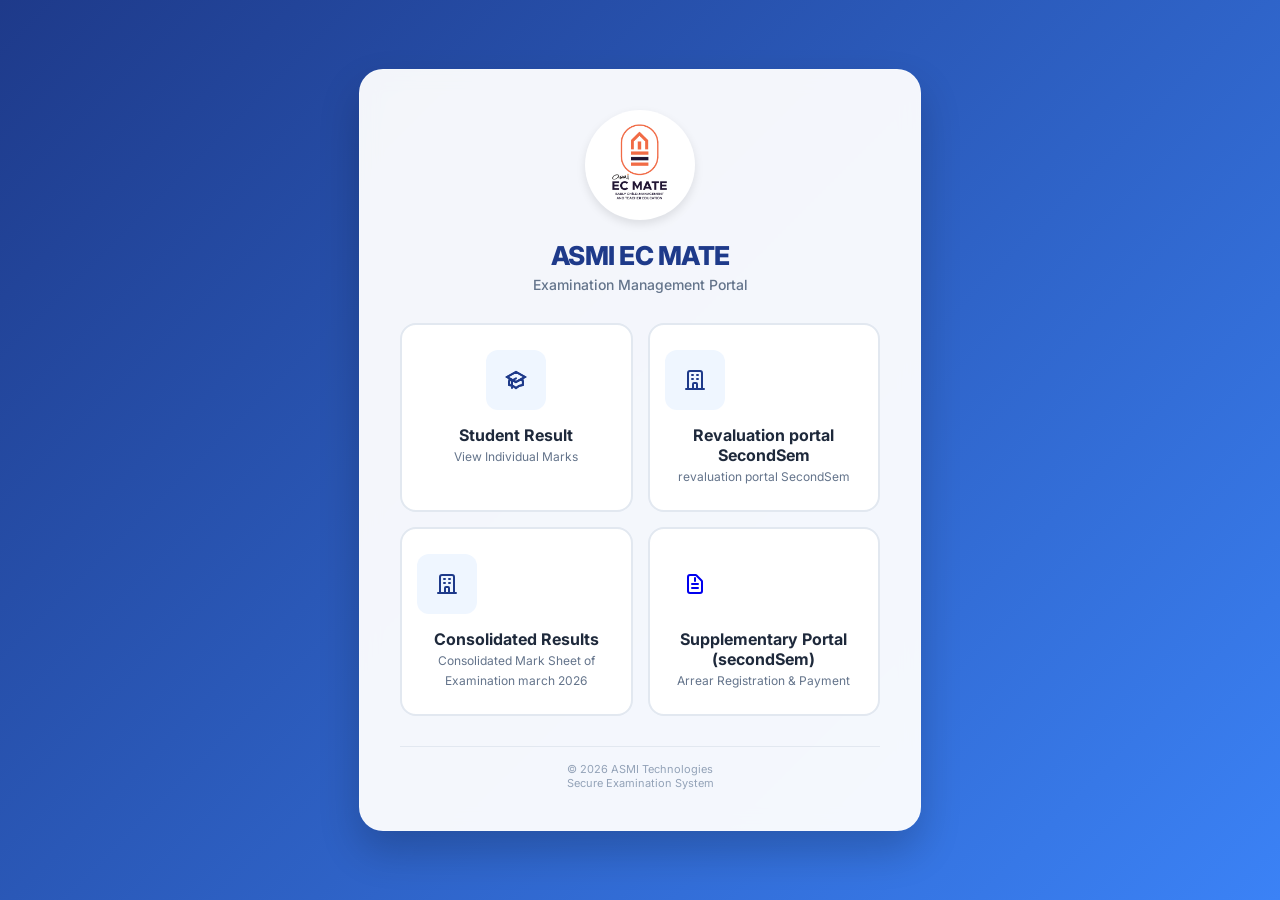
<file: index.html>
<!DOCTYPE html>
<html lang="en">
<head>
<meta charset="UTF-8">
<meta name="viewport" content="width=device-width, initial-scale=1.0">
<title>ASMI EC MATE - Exam Portal</title>
<link href="https://fonts.googleapis.com/css2?family=Inter:wght@400;500;700&display=swap" rel="stylesheet">
<style>
    /* --- RESET & BASE --- */
    body {
        margin: 0;
        padding: 0;
        font-family: 'Inter', sans-serif;
        background: linear-gradient(135deg, #1e3a8a 0%, #3b82f6 100%); /* Blue Gradient */
        min-height: 100vh;
        display: flex;
        justify-content: center;
        align-items: center;
        color: #1e293b;
    }

    /* --- MAIN CARD --- */
    .portal-card {
        background: rgba(255, 255, 255, 0.95);
        backdrop-filter: blur(10px); /* Frosted Glass Effect */
        width: 100%;
        max-width: 480px;
        border-radius: 24px;
        padding: 40px;
        box-shadow: 0 20px 40px rgba(0, 0, 0, 0.2);
        text-align: center;
        margin: 20px;
        border: 1px solid rgba(255, 255, 255, 0.2);
        animation: fadeUp 0.6s ease-out;
    }

    /* --- BRANDING --- */
    .logo-container {
        width: 100px;
        height: 100px;
        margin: 0 auto 20px auto;
        background: white;
        border-radius: 50%;
        padding: 5px;
        box-shadow: 0 4px 10px rgba(0,0,0,0.1);
        display: flex;
        align-items: center;
        justify-content: center;
        overflow: hidden;
    }

    .logo-container img {
        width: 100%;
        height: 100%;
        object-fit: contain;
        border-radius: 50%;
    }

    h1 {
        margin: 0;
        color: #1e3a8a;
        font-size: 26px;
        font-weight: 800;
        letter-spacing: -0.5px;
    }

    p.subtitle {
        margin: 5px 0 30px 0;
        color: #64748b;
        font-size: 14px;
        font-weight: 500;
    }

    /* --- NAVIGATION GRID --- */
    .menu-grid {
        display: grid;
        grid-template-columns: 1fr; /* Stacked on mobile */
        gap: 15px;
    }

    /* --- MENU ITEMS --- */
    .menu-item {
        display: flex;
        align-items: center;
        padding: 20px;
        background: white;
        border: 2px solid #e2e8f0;
        border-radius: 16px;
        text-decoration: none;
        transition: all 0.2s ease;
        text-align: left;
    }

    .menu-item:hover {
        border-color: #3b82f6;
        transform: translateY(-3px);
        box-shadow: 0 8px 20px rgba(59, 130, 246, 0.15);
    }

    /* Icon Circle */
    .icon-box {
        width: 50px;
        height: 50px;
        border-radius: 12px;
        background: #eff6ff;
        color: #1e3a8a;
        display: flex;
        align-items: center;
        justify-content: center;
        margin-right: 15px;
        font-size: 24px;
    }

    .menu-text h3 {
        margin: 0;
        font-size: 16px;
        font-weight: 700;
        color: #1e293b;
    }

    .menu-text span {
        font-size: 12px;
        color: #64748b;
    }

    /* --- FOOTER --- */
    .footer {
        margin-top: 30px;
        font-size: 11px;
        color: #94a3b8;
        border-top: 1px solid #e2e8f0;
        padding-top: 15px;
    }

    /* --- ANIMATION --- */
    @keyframes fadeUp {
        from { opacity: 0; transform: translateY(20px); }
        to { opacity: 1; transform: translateY(0); }
    }

    /* --- DESKTOP TWEAK --- */
    @media (min-width: 600px) {
        .menu-grid {
            grid-template-columns: 1fr 1fr; /* Side by side on desktop */
        }
        .menu-item {
            flex-direction: column;
            text-align: center;
            padding: 25px 15px;
        }
        .icon-box {
            margin-right: 0;
            margin-bottom: 15px;
            width: 60px;
            height: 60px;
        }
    }
</style>
</head>
<body>

    <div class="portal-card">
        <div class="logo-container">
            <img src="ECMATE.png" alt="EC MATE" onerror="this.style.display='none'; this.parentElement.innerHTML='🎓'">
        </div>

        <h1>ASMI EC MATE</h1>
        <p class="subtitle">Examination Management Portal</p>

        <div class="menu-grid">
            
            <a href="student_result.html" class="menu-item">
                <div class="icon-box">
                    <svg width="24" height="24" fill="none" stroke="currentColor" stroke-width="2" viewBox="0 0 24 24"><path d="M12 14l9-5-9-5-9 5 9 5z"/><path d="M12 14l6.16-3.422a12.083 12.083 0 01.665 6.479A11.952 11.952 0 0012 20.055a11.952 11.952 0 00-6.824-2.998 12.078 12.078 0 01.665-6.479L12 14z"/><path stroke-linecap="round" stroke-linejoin="round" d="M12 14l9-5-9-5-9 5 9 5zm0 0l6.16-3.422a12.083 12.083 0 01.665 6.479A11.952 11.952 0 0012 20.055a11.952 11.952 0 00-6.824-2.998 12.078 12.078 0 01.665-6.479L12 14zm-4 6v-7.5l4-2.222"/></svg>
                </div>
                <div class="menu-text">
                    <h3>Student Result</h3>
                    <span>View Individual Marks</span>
                </div>
            </a>

            <a href="" class="menu-item" style="display: none;">
                <div class="icon-box">
                    <svg width="24" height="24" fill="none" stroke="currentColor" stroke-width="2" viewBox="0 0 24 24"><path stroke-linecap="round" stroke-linejoin="round" d="M19 21V5a2 2 0 00-2-2H7a2 2 0 00-2 2v16m14 0h2m-2 0h-5m-9 0H3m2 0h5M9 7h1m-1 4h1m4-4h1m-1 4h1m-5 10v-5a1 1 0 011-1h2a1 1 0 011 1v5m-4 0h4"/></svg>
                </div>
                <div class="menu-text">
                    <h3>Institute Report</h3>
                    <span>Consolidated Sheet</span>
                </div>
            </a>
            <a href="revaluation_portal2.html" class="menu-item" style="display: block;">
                <div class="icon-box">
                    <svg width="24" height="24" fill="none" stroke="currentColor" stroke-width="2" viewBox="0 0 24 24"><path stroke-linecap="round" stroke-linejoin="round" d="M19 21V5a2 2 0 00-2-2H7a2 2 0 00-2 2v16m14 0h2m-2 0h-5m-9 0H3m2 0h5M9 7h1m-1 4h1m4-4h1m-1 4h1m-5 10v-5a1 1 0 011-1h2a1 1 0 011 1v5m-4 0h4"/></svg>
                </div>
                <div class="menu-text">
                    <h3>Revaluation portal SecondSem </h3>
                    <span>revaluation portal SecondSem</span>
                </div>
            </a>
            <a href="revaluation_portal.html" class="menu-item" style="display: none;">
                <div class="icon-box">
                    <svg width="24" height="24" fill="none" stroke="currentColor" stroke-width="2" viewBox="0 0 24 24"><path stroke-linecap="round" stroke-linejoin="round" d="M19 21V5a2 2 0 00-2-2H7a2 2 0 00-2 2v16m14 0h2m-2 0h-5m-9 0H3m2 0h5M9 7h1m-1 4h1m4-4h1m-1 4h1m-5 10v-5a1 1 0 011-1h2a1 1 0 011 1v5m-4 0h4"/></svg>
                </div>
                <div class="menu-text">
                    <h3>Revaluation portal </h3>
                    <span>revaluation portal</span>
                </div>
            </a>
             <a href="consolidated.html" class="menu-item" style="display: block;">
                <div class="icon-box">
                    <svg width="24" height="24" fill="none" stroke="currentColor" stroke-width="2" viewBox="0 0 24 24"><path stroke-linecap="round" stroke-linejoin="round" d="M19 21V5a2 2 0 00-2-2H7a2 2 0 00-2 2v16m14 0h2m-2 0h-5m-9 0H3m2 0h5M9 7h1m-1 4h1m4-4h1m-1 4h1m-5 10v-5a1 1 0 011-1h2a1 1 0 011 1v5m-4 0h4"/></svg>
                </div>
                <div class="menu-text">
                    <h3>Consolidated  Results </h3>
                    <span>Consolidated Mark Sheet of Examination march 2026</span>
                </div>
            </a>
             <a href="supplimentary-result.html" class="menu-item" style="display: none;">
                <div class="icon-box">
                    <svg width="24" height="24" fill="none" stroke="currentColor" stroke-width="2" viewBox="0 0 24 24"><path stroke-linecap="round" stroke-linejoin="round" d="M19 21V5a2 2 0 00-2-2H7a2 2 0 00-2 2v16m14 0h2m-2 0h-5m-9 0H3m2 0h5M9 7h1m-1 4h1m4-4h1m-1 4h1m-5 10v-5a1 1 0 011-1h2a1 1 0 011 1v5m-4 0h4"/></svg>
                </div>
                <div class="menu-text">
                    <h3>supplementary Results </h3>
                    <span>First Semester Supplimentary Examination march 2026</span>
                </div>
            </a>
            <a href="supplementary_portal2.html" class="menu-item supplementary-theme" style="display: block;">
    <div class="icon-box" style="background: var(--primary-light); color: var(--primary);">
        <svg width="24" height="24" fill="none" stroke="currentColor" stroke-width="2" viewBox="0 0 24 24">
            <path stroke-linecap="round" stroke-linejoin="round" d="M9 12h6m-6 4h6m2 5H7a2 2 0 01-2-2V5a2 2 0 012-2h5.586a1 1 0 01.707.293l5.414 5.414a1 1 0 01.293.707V19a2 2 0 01-2 2z" />
            <path stroke-linecap="round" stroke-linejoin="round" d="M12 9V6" />
        </svg>
    </div>
    <div class="menu-text">
        <h3>Supplementary Portal (secondSem)</h3>
        <span>Arrear Registration & Payment</span>
    </div>
</a>
            <a href="supplementary_portal.html" class="menu-item supplementary-theme" style="display: none;">
    <div class="icon-box" style="background: var(--primary-light); color: var(--primary);">
        <svg width="24" height="24" fill="none" stroke="currentColor" stroke-width="2" viewBox="0 0 24 24">
            <path stroke-linecap="round" stroke-linejoin="round" d="M9 12h6m-6 4h6m2 5H7a2 2 0 01-2-2V5a2 2 0 012-2h5.586a1 1 0 01.707.293l5.414 5.414a1 1 0 01.293.707V19a2 2 0 01-2 2z" />
            <path stroke-linecap="round" stroke-linejoin="round" d="M12 9V6" />
        </svg>
    </div>
    <div class="menu-text">
        <h3>Supplementary Portal</h3>
        <span>Arrear Registration & Payment</span>
    </div>
</a>

        </div>

        <div class="footer">
            &copy; 2026 ASMI Technologies<br>
            Secure Examination System
        </div>
    </div>

</body>
</html>
</file>
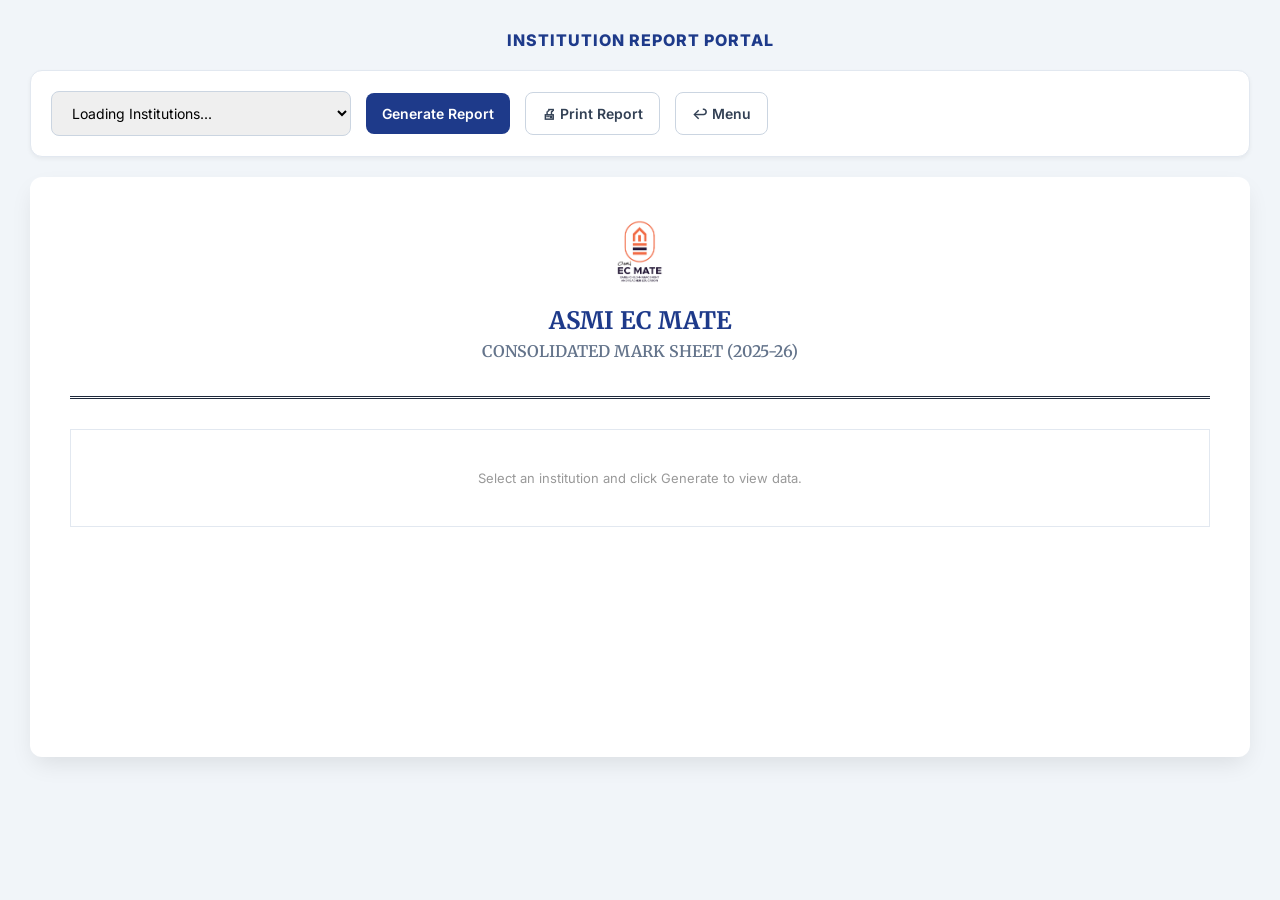
<file: institution_report.html>
<!DOCTYPE html>
<html lang="en">
<head>
<meta charset="UTF-8">
<title>Institution Consolidated Report</title>
<meta name="viewport" content="width=device-width, initial-scale=1.0">
<link href="https://fonts.googleapis.com/css2?family=Inter:wght@400;600;700&family=Merriweather:wght@400;700&display=swap" rel="stylesheet">
<style>
    /* --- GLOBAL STYLES --- */
    body { 
        font-family: 'Inter', sans-serif; 
        background: #f1f5f9; /* Light slate bg */
        padding: 30px; 
        color: #1e293b; 
        margin: 0;
    }

    /* --- PAGE LAYOUT --- */
    .page-title {
        text-align: center;
        color: #1e3a8a;
        margin-bottom: 20px;
        font-weight: 800;
        text-transform: uppercase;
        letter-spacing: 1px;
    }

    /* --- CONTROLS SECTION (Screen Only) --- */
    .controls-card { 
        max-width: 1200px;
        margin: 0 auto 20px auto;
        background: white; 
        padding: 20px; 
        border-radius: 12px; 
        box-shadow: 0 2px 4px rgba(0,0,0,0.05); 
        display: flex; 
        gap: 15px; 
        align-items: center; 
        flex-wrap: wrap;
        border: 1px solid #e2e8f0;
    }

    select, button { 
        padding: 12px 16px; 
        border-radius: 8px; 
        border: 1px solid #cbd5e1; 
        font-family: inherit; 
        font-size: 14px; 
        outline: none;
    }
    
    select { flex-grow: 1; max-width: 300px; }
    
    button { 
        background: #1e3a8a; 
        color: white; 
        cursor: pointer; 
        border: none; 
        font-weight: 600; 
        transition: transform 0.1s, background 0.2s; 
    }
    
    button:hover { background: #172554; transform: translateY(-1px); }
    .btn-secondary { background: white; color: #334155; border: 1px solid #cbd5e1; }
    .btn-secondary:hover { background: #f8fafc; }

    /* --- REPORT PAPER (Screen & Print) --- */
    .report-paper { 
        max-width: 1200px; 
        margin: auto; 
        background: white; 
        padding: 40px; 
        border-radius: 12px; 
        box-shadow: 0 10px 25px -5px rgba(0,0,0,0.1); 
        min-height: 500px;
    }

    /* --- UNIFIED HEADER STYLES --- */
    .report-header {
        text-align: center;
        border-bottom: 3px double #1e293b;
        padding-bottom: 20px;
        margin-bottom: 30px;
        font-family: 'Merriweather', serif;
    }

    .report-header img { width: 80px; margin-bottom: 10px; }
    .report-header h2 { margin: 0; font-size: 24px; color: #1e3a8a; text-transform: uppercase; }
    .report-header h3 { margin: 5px 0 0; font-size: 16px; color: #64748b; font-weight: 600; }
    .report-header .inst-name { 
        margin-top: 15px; 
        font-size: 20px; 
        color: #000; 
        font-weight: 800; 
        text-decoration: underline; 
        text-underline-offset: 5px;
    }

    /* --- TABLE STYLES --- */
    .table-wrapper { overflow-x: auto; }
    
    table { width: 100%; border-collapse: collapse; font-size: 13px; font-family: 'Inter', sans-serif; }
    
    th { 
        background: #f8fafc; 
        font-weight: 700; 
        color: #334155; 
        padding: 12px 10px; 
        border: 1px solid #e2e8f0;
        white-space: nowrap; 
    }
    
    td { 
        padding: 10px; 
        text-align: center; 
        border: 1px solid #e2e8f0; 
        color: #333;
        white-space: nowrap;
    }

    tbody tr:hover { background: #f1f5f9; }

    /* Badges */
    .status-pass { color: #15803d; background: #dcfce7; padding: 4px 8px; border-radius: 4px; font-weight: 700; font-size: 11px; }
    .status-fail { color: #b91c1c; background: #fee2e2; padding: 4px 8px; border-radius: 4px; font-weight: 700; font-size: 11px; }

    /* --- PRINT OPTIMIZATION --- */
    @media print {
        @page { size: A4 landscape; margin: 10mm; }
        
        body { background: white; padding: 0; margin: 0; }
        
        /* Hide Screen Elements */
        .controls-card, .page-title, #loading { display: none !important; }
        
        /* Reset Report Paper */
        .report-paper { 
            box-shadow: none; 
            border: none; 
            padding: 0; 
            max-width: 100%; 
            margin: 0; 
            width: 100%; 
        }

        /* Adjust Header for Print */
        .report-header { border-bottom: 2px solid #000; margin-bottom: 15px; padding-bottom: 10px; }
        .report-header h2 { color: #000; font-size: 18pt; }
        .report-header h3 { color: #333; font-size: 12pt; }
        .report-header .inst-name { font-size: 16pt; color: #000; }

        /* Table Tweaks */
        table { border: 2px solid #000; font-size: 9pt; width: 100%; }
        th, td { border: 1px solid #000; padding: 4px; color: #000; }
        th { background: #eee !important; -webkit-print-color-adjust: exact; vertical-align: middle; white-space: normal !important; }
        
        /* Allow wrapping for names and headers */
        td.name-col { white-space: normal !important; text-align: left; max-width: 150px; }
        
        thead { display: table-header-group; }
        tr { page-break-inside: avoid; }
    }
    /* Extra styles for the complex table */
    th { vertical-align: middle; }
    .sub-header { font-size: 10px; color: #555; font-weight: normal; line-height: 1.2; }
    .mark-col { width: 45px; min-width: 45px; text-align: center; }
    .total-col { background: #f8fafc; font-weight: bold; border-left: 2px solid #e2e8f0; }
    .status-pass { color: #15803d; background: #dcfce7; padding: 2px 6px; border-radius: 4px; font-weight:700; font-size:11px; }
    .status-fail { color: #b91c1c; background: #fee2e2; padding: 2px 6px; border-radius: 4px; font-weight:700; font-size:11px; }
    .ab-mark { color: #dc2626; font-weight: bold; } /* Red color for Ab */

    @media print {
        @page { size: A4 landscape; margin: 5mm; }
        table { font-size: 8pt; }
        th { font-size: 8pt !important; white-space: normal !important; }
        .sub-header { font-size: 7pt; }
    }

    /* Add/Update this in your CSS */
.fail-mark { 
    color: #dc2626; /* Red */
    font-weight: bold;
}

</style>
</head>
<body>

    <div class="page-title">Institution Report Portal</div>

    <div class="controls-card">
        <select id="institution">
            <option value="">Loading Institutions...</option>
        </select>
        <button onclick="generateReport()">Generate Report</button>
        <button class="btn-secondary" onclick="window.print()">🖨 Print Report</button>
        <button class="btn-secondary" onclick="window.location.href='index.html'">↩ Menu</button>
    </div>

    <div class="report-paper">
        
        <div class="report-header">
            <img src="ECMATE.png" alt="Logo" onerror="this.style.display='none'">
            <h2>ASMI EC MATE</h2>
            <h3>CONSOLIDATED MARK SHEET (2025-26)</h3>
            <div class="inst-name" id="visibleInstName"></div>
        </div>

        <div id="loading" style="display:none; text-align:center; padding:40px;">
            <div style="font-size:16px; font-weight:600; color:#1e3a8a;">Fetching Data...</div>
        </div>

        <div class="table-wrapper">
            <table id="reportTable">
                <thead>
                    </thead>
                <tbody>
                    <tr><td colspan="10" style="padding:40px; color:#999;">Select an institution and click Generate to view data.</td></tr>
                </tbody>
            </table>
        </div>
    </div>

<script>
const SCRIPT_URL = "https://script.google.com/macros/s/AKfycbwO96MIqHL8_r34UVJUq75aZvxsshUewKQUNnn33QSljp2LgJOjzecZixuhN_OfSn4Mig/exec";

// --- CONFIGURATION: SET PASS MARKS HERE ---
const PASS_CRITERIA = {
    CE_MIN: 15,    // Minimum to pass CE
    OMR_MIN: 25,   // Minimum to pass MCQ
    DESC_MIN: 10   // Minimum to pass Descriptive
};

// 1. Load Dropdown on Start
document.addEventListener("DOMContentLoaded", async () => {
    try {
        const resp = await fetch(`${SCRIPT_URL}?action=get_institutions`);
        const data = await resp.json();
        const select = document.getElementById("institution");
        select.innerHTML = '<option value="">Select Institution</option>';
        
        data.institutions.forEach(i => {
            
            select.innerHTML += `<option value="${i.id}">${i.instName}</option>`;
        });
    } catch(e) {
        console.error(e);
        alert("Failed to load institutions.");
    }
});

async function generateReport() {
    const inst = document.getElementById("institution").value;
    const insttext = document.getElementById("institution").selectedOptions[0].text;

    if (!inst) return alert("Select Institution");
    document.getElementById("visibleInstName").textContent = insttext;

    document.getElementById("loading").style.display = 'block';
    const tbody = document.querySelector("tbody");
    tbody.innerHTML = "";
    document.querySelector("thead").innerHTML = "";

    try {
        const resp = await fetch(`${SCRIPT_URL}?action=get_institution_report&institution=${encodeURIComponent(inst)}`);
        const data = await resp.json();
        renderTable(data);
    } catch(e) { alert("Error loading data"); } 
    finally { document.getElementById("loading").style.display = 'none'; }
}

function renderTable(data) {
    const thead = document.querySelector("thead");
    const tbody = document.querySelector("tbody");

    // --- CONFIGURATION FOR PASS MARKS ---
    // Ensure these match your requirements
    const MIN_MARKS = {
        CE: 15,
        OMR: 25,
        DESC: 10
    };

    // 1. Identify Unique Subjects
    let uniqueSubjects = new Set();
    data.headers.forEach(h => uniqueSubjects.add(h.split("_")[0]));
    
    // --- BUILD HEADER ---
    let row1 = `<tr>
        <th rowSpan="2" style="width:30px;">Sl</th>
        <th rowSpan="2" style="width:80px;">Reg No</th>
        <th rowSpan="2" style="min-width:150px; text-align:left;">Name</th>`;
    
    // Subject Main Headers
    uniqueSubjects.forEach(sub => {
        row1 += `<th colspan="4" style="border-left:2px solid #000;">${sub}</th>`;
    });
    
    row1 += `<th rowSpan="2">Grand<br>Total</th><th rowSpan="2">Status</th></tr>`;

    // Sub Headers with MINIMUM PASS Requirement
    let row2 = `<tr>`;
    uniqueSubjects.forEach(() => {
        row2 += `
        <th class="mark-col" style="border-left:2px solid #ccc; font-size:10px;">
            CE<br><span style="color:#d32f2f;">(Min ${MIN_MARKS.CE})</span>
        </th>
        <th class="mark-col" style="font-size:10px;">
            OMR<br><span style="color:#d32f2f;">(Min ${MIN_MARKS.OMR})</span>
        </th>
        <th class="mark-col" style="font-size:10px;">
            Desc<br><span style="color:#d32f2f;">(Min ${MIN_MARKS.DESC})</span>
        </th>
        <th class="mark-col total-col" style="font-size:10px;">
            Tot<br><span>(Max 100)</span>
        </th>`;
    });
    row2 += `</tr>`;

    thead.innerHTML = row1 + row2;

    // --- BUILD ROWS ---
    if(data.students.length === 0) {
        tbody.innerHTML = '<tr><td colspan="100%">No records found.</td></tr>';
        return;
    }

    let rowsHTML = "";
    data.students.forEach((student, index) => {
        let isOverallPass = true; 
        let row = `<tr>
            <td>${index + 1}</td>
            <td>${student.regNo}</td>
            <td style="text-align:left; font-weight:600;">${student.name}</td>`;
        
        uniqueSubjects.forEach(sub => {
            // 1. Get Values
            const rawCE = student.marks[`${sub}_CE`];
            const rawOMR = student.marks[`${sub}_OMR`];
            const rawDesc = student.marks[`${sub}_DESC`];

            // 2. Convert to Numbers for Calculation (Ab or Empty becomes 0)
            const valCE = (rawCE === "Ab" || !rawCE) ? 0 : Number(rawCE);
            const valOMR = (rawOMR === "Ab" || !rawOMR) ? 0 : Number(rawOMR);
            const valDesc = (rawDesc === "Ab" || !rawDesc) ? 0 : Number(rawDesc);
            
            const subjectTotal = valCE + valOMR + valDesc;

            // 3. Check Failures
            // (Fail if value is less than Min OR if it is explicitly "Ab")
            const failCE = valCE < MIN_MARKS.CE;
            const failOMR = valOMR < MIN_MARKS.OMR;
            const failDesc = valDesc < MIN_MARKS.DESC;

            if (failCE || failOMR || failDesc) isOverallPass = false;

            // 4. Determine Styles (Red if failed or Ab)
            const styleCE = (rawCE === 'Ab' || failCE) ? 'fail-mark' : '';
            const styleOMR = (rawOMR === 'Ab' || failOMR) ? 'fail-mark' : '';
            const styleDesc = (rawDesc === 'Ab' || failDesc) ? 'fail-mark' : '';

            // 5. Build Cells
            // We use (rawCE || 0) to ensure we display 0 instead of empty string if data is missing
            row += `
            <td style="border-left:2px solid #e2e8f0;" class="${styleCE}">${rawCE || 0}</td>
            <td class="${styleOMR}">${rawOMR || 0}</td>
            <td class="${styleDesc}">${rawDesc || 0}</td>
            <td class="total-col">${subjectTotal}</td>`;
        });

        const statusLabel = isOverallPass ? "PASS" : "FAIL";
        const statusClass = isOverallPass ? "status-pass" : "status-fail";

        row += `<td><strong>${student.grandTotal}</strong></td>
                <td><span class="${statusClass}">${statusLabel}</span></td>
                </tr>`;
        
        rowsHTML += row;
    });

    tbody.innerHTML = rowsHTML;
}
</script>

</body>
</html>
</file>
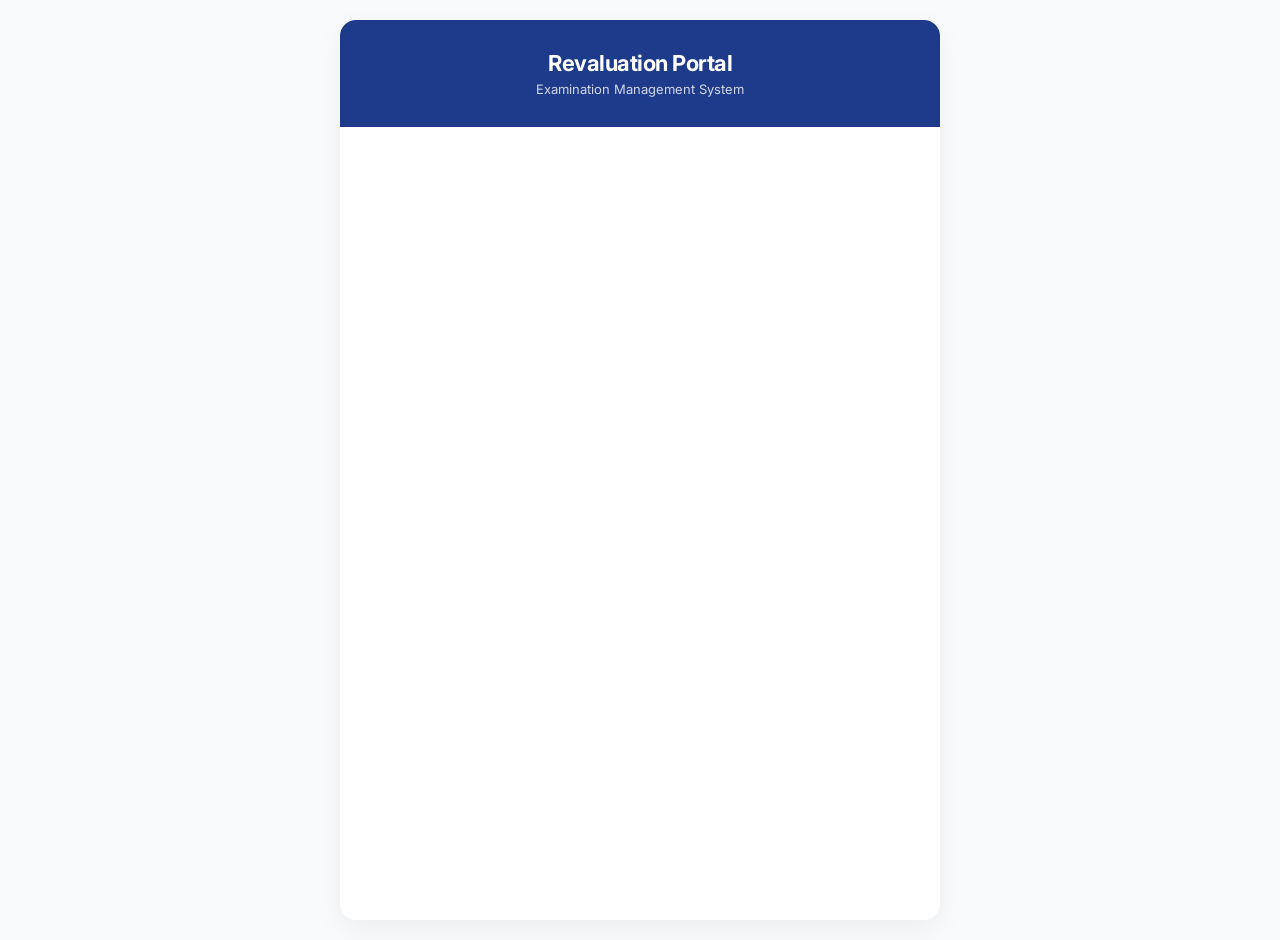
<file: revaluation_portal.html>
<!DOCTYPE html>
<html lang="en">
<head>
<meta charset="UTF-8">
<meta name="viewport" content="width=device-width, initial-scale=1.0">
<title>Student Revaluation Portal</title>
<link href="https://fonts.googleapis.com/css2?family=Inter:wght@400;500;600;700&display=swap" rel="stylesheet">
<style>
    :root { --primary: #1e3a8a; --primary-light: #eff6ff; --success: #166534; --success-bg: #dcfce7; --warning: #ca8a04; --warning-bg: #fef9c3; --text-dark: #1e293b; --text-light: #64748b; --border: #e2e8f0; }
    body { font-family: 'Inter', sans-serif; background: #f8fafc; margin: 0; padding: 20px; color: var(--text-dark); display: flex; justify-content: center; min-height: 100vh; }
    .hidden { display: none !important; }
    .fade-in { animation: fadeIn 0.3s ease-in; }
    @keyframes fadeIn { from { opacity: 0; transform: translateY(5px); } to { opacity: 1; transform: translateY(0); } }
    .app-container { width: 100%; max-width: 600px; background: white; border-radius: 16px; box-shadow: 0 10px 30px rgba(0,0,0,0.05); overflow: hidden; position: relative; }
    .app-header { background: var(--primary); padding: 30px 20px; text-align: center; color: white; }
    .app-header h1 { margin: 0; font-size: 22px; font-weight: 700; letter-spacing: -0.5px; }
    .app-header p { margin: 5px 0 0; opacity: 0.8; font-size: 13px; }
    .app-body { padding: 30px; }
    .form-group { margin-bottom: 20px; text-align: left; }
    .form-group label { display: block; font-size: 13px; font-weight: 600; margin-bottom: 6px; color: var(--text-dark); }
    .form-control { width: 100%; padding: 12px 15px; border: 2px solid var(--border); border-radius: 8px; font-size: 15px; outline: none; transition: border-color 0.2s; box-sizing: border-box; }
    .form-control:focus { border-color: var(--primary); }
    .btn { width: 100%; padding: 14px; border: none; border-radius: 8px; font-weight: 600; font-size: 15px; cursor: pointer; transition: transform 0.1s, opacity 0.2s; }
    .btn:active { transform: scale(0.98); }
    .btn:disabled { opacity: 0.6; cursor: not-allowed; }
    .btn-primary { background: var(--primary); color: white; }
    .btn-success { background: var(--success); color: white; }
    .btn-outline { background: transparent; border: 2px solid var(--border); color: var(--text-dark); margin-top: 10px; }
    .btn-secondary { background: #f1f5f9; color: var(--text-light); border: 1px solid var(--border); font-size: 12px; padding: 5px 10px; width: auto; cursor: pointer; border-radius: 6px;}
    .btn-sm { padding: 6px 12px; font-size: 12px; width: auto; }
    .dash-header { display: flex; justify-content: space-between; align-items: center; border-bottom: 1px solid var(--border); padding-bottom: 15px; margin-bottom: 20px; }
    .student-info h2 { margin: 0; font-size: 18px; color: var(--primary); }
    .student-info span { font-size: 13px; color: var(--text-light); }
    .status-area { text-align: center; margin-bottom: 25px; padding: 20px; background: #fafafa; border-radius: 12px; border: 1px dashed var(--border); }
    .badge { padding: 6px 12px; border-radius: 20px; font-size: 12px; font-weight: 700; text-transform: uppercase; letter-spacing: 0.5px; }
    .status-pending { background: var(--warning-bg); color: var(--warning); }
    .status-submitted { background: var(--primary-light); color: var(--primary); }
    .status-verified { background: var(--success-bg); color: var(--success); }
    .table-container { border: 1px solid var(--border); border-radius: 8px; overflow: hidden; margin-bottom: 20px; }
    table { width: 100%; border-collapse: collapse; font-size: 14px; }
    th { background: #f8fafc; padding: 12px; text-align: left; font-weight: 600; color: var(--text-light); border-bottom: 1px solid var(--border); }
    td { padding: 12px; border-bottom: 1px solid var(--border); }
    td:last-child { text-align: center; }
    tr:last-child td { border-bottom: none; }
    .interactive-row { cursor: pointer; transition: background 0.15s; }
    .interactive-row:hover { background: #f8fafc; }
    .mark-val { font-size: 12px; color: var(--text-light); }
    .pay-summary { background: var(--primary-light); padding: 20px; border-radius: 8px; text-align: center; margin-bottom: 20px; border: 1px solid #bfdbfe; }
    .pay-amount { font-size: 24px; font-weight: 800; color: var(--primary); display: block; margin: 5px 0 15px 0; }
    .verified-box { background: var(--success-bg); border: 1px solid #86efac; padding: 20px; border-radius: 8px; display: flex; align-items: center; gap: 15px; }
    .check-icon { font-size: 24px; background: white; width: 40px; height: 40px; display: flex; align-items: center; justify-content: center; border-radius: 50%; color: var(--success); }
    .loader-overlay { position: fixed; inset: 0; background: rgba(255,255,255,0.8); backdrop-filter: blur(4px); z-index: 999; display: flex; justify-content: center; align-items: center; }
    .spinner { width: 40px; height: 40px; border: 4px solid var(--border); border-top-color: var(--primary); border-radius: 50%; animation: spin 0.8s linear infinite; }
    @keyframes spin { to { transform: rotate(360deg); } }
    @media (max-width: 480px) { .app-body { padding: 20px; } .dash-header { flex-direction: column; align-items: flex-start; gap: 10px; } .btn-sm { width: 100%; } }
</style>
</head>
<body>

<div id="globalLoader" class="loader-overlay hidden">
    <div style="text-align:center;">
        <div class="spinner"></div>
        <p id="loaderText" style="margin-top:10px; font-weight:600; color:var(--primary);">Processing...</p>
    </div>
</div>

<div class="app-container fade-in">
    <div class="app-header">
        <h1>Revaluation Portal</h1>
        <p>Examination Management System</p>
    </div>

    <div class="app-body">
        
        <div id="loginSection" class="hidden">
            <div class="form-group"><label>Register Number</label><input type="text" id="regNo" class="form-control" placeholder="Enter Reg No"></div>
            <div class="form-group"><label>Mobile Number (Last 4 Digits)</label><input type="text" id="mobile" class="form-control" maxlength="4" placeholder="e.g. 9876"></div>
            <button onclick="handleLogin()" id="btnLogin" class="btn btn-primary">Secure Login</button>
            <p id="loginError" style="color:#ef4444; text-align:center; margin-top:15px; font-size:14px;"></p>
        </div>

        <div id="dashboardSection" class="hidden">
            <div class="dash-header">
                <div class="student-info"><h2 id="studentName">Student Name</h2><span id="studentReg">Reg No</span></div>
                <div><button class="btn-secondary" onclick="window.location.href='index.html'">↩ Menu</button> <button onclick="handleLogout()" class="btn btn-outline btn-sm">Sign Out</button></div>
            </div>

            <div class="status-area">
                <span id="statusBadge" class="badge status-pending">Loading...</span>
                <p id="statusDesc" style="margin: 10px 0 0 0; font-size:13px; color:var(--text-light);">Current application status</p>
            </div>

            <div id="viewMode">
                <h3 style="font-size:15px; font-weight:600; margin-bottom:10px;">Applied Subjects</h3>
                <div class="table-container">
                    <table id="viewTable"><thead><tr><th>Subject</th><th style="text-align:center">Type</th></tr></thead><tbody></tbody></table>
                    <div id="emptyMsg" class="hidden" style="padding:30px; text-align:center; color:var(--text-light);">No subjects selected yet.</div>
                </div>
                <div id="actionButtons"></div>
            </div>

            <div id="editMode" class="hidden">
                <div style="display:flex; justify-content:space-between; align-items:center; margin-bottom:15px;">
                    <h3 style="margin:0; font-size:16px;">Select Papers</h3>
                    <span style="background:var(--primary-light); color:var(--primary); padding:4px 8px; border-radius:6px; font-size:12px; font-weight:bold;">Fee: ₹<span id="feeDisplay">50</span></span>
                </div>
                <div class="table-container"><table><thead><tr><th>Subject</th><th>Marks (CE/OMR/Desc)</th></tr></thead><tbody id="editTableBody"></tbody></table></div>
                <div style="background:#f8fafc; padding:15px; border-radius:8px; display:flex; justify-content:space-between; align-items:center; margin-bottom:20px;">
                    <span style="font-weight:600;">Total Payable:</span><span id="calcTotal" style="font-size:18px; font-weight:800; color:var(--primary);">₹0</span>
                </div>
                <button onclick="saveDraft()" id="btnSave" class="btn btn-primary">Save & Review</button>
                <button onclick="cancelEdit()" class="btn btn-outline">Cancel</button>
            </div>

            <div id="paymentMode" class="hidden">
                <div class="pay-summary">
                    <span>Total Amount to Pay</span>
                    <span id="payAmountDisplay" class="pay-amount">₹0</span>
                    <small style="color:var(--text-light)">Please complete payment via UPI/Bank</small>
                </div>
                <div class="form-group"><label>Transaction ID / Reference No</label><input type="text" id="payRef" class="form-control" placeholder="Enter Ref No"></div>
                <div class="form-group"><label>Transaction Date</label><input type="text" id="payDate" class="form-control" placeholder="YYYY-MM-DD"></div>
                <button onclick="submitPayment()" id="btnPay" class="btn btn-success">Confirm Payment</button>
                <button onclick="cancelPayment()" class="btn btn-outline">Go Back</button>
            </div>
        </div>
    </div>
</div>

<script>
const SCRIPT_URL = "https://script.google.com/macros/s/AKfycbwO96MIqHL8_r34UVJUq75aZvxsshUewKQUNnn33QSljp2LgJOjzecZixuhN_OfSn4Mig/exec";
let currentStudent = null;
let appliedList = []; 
let FEE = 50;

function showLoading(msg) { document.getElementById("loaderText").textContent = msg || "Loading..."; document.getElementById("globalLoader").classList.remove("hidden"); }
function hideLoading() { document.getElementById("globalLoader").classList.add("hidden"); }

document.addEventListener("DOMContentLoaded", async () => {
    try {
        const resp = await fetch(`${SCRIPT_URL}?action=get_settings`);
        const res = await resp.json();
        FEE = Number(res.fee) || 50;
        document.getElementById("feeDisplay").textContent = FEE;
        const savedReg = localStorage.getItem("reval_reg");
        const savedMob = localStorage.getItem("reval_mob");
        if (savedReg && savedMob) { handleLogin(true); } else { document.getElementById("loginSection").classList.remove("hidden"); }
    } catch(e) { alert("Server Connection Failed"); }
});

async function handleLogin(isAuto = false) {
    let reg, mob;
    if (isAuto) { reg = localStorage.getItem("reval_reg"); mob = localStorage.getItem("reval_mob"); } 
    else { reg = document.getElementById("regNo").value.trim(); mob = document.getElementById("mobile").value.trim(); }
    if (!reg || mob.length !== 4) { if(!isAuto) alert("Invalid details"); return; }
    showLoading(isAuto ? "Restoring..." : "Verifying...");
    try {
        const resp = await fetch(`${SCRIPT_URL}?action=login&regNo=${reg}&mobile=${mob}`);
        const data = await resp.json();
        if (data.error) {
            localStorage.removeItem("reval_reg"); localStorage.removeItem("reval_mob");
            if(!isAuto) document.getElementById("loginError").textContent = data.error;
        } else {
            localStorage.setItem("reval_reg", reg); localStorage.setItem("reval_mob", mob);
            currentStudent = data.student;
            renderDashboard(data.status, data.applied, data.payment);
            document.getElementById("loginSection").classList.add("hidden");
            document.getElementById("dashboardSection").classList.remove("hidden");
        }
    } catch(e) { if(!isAuto) document.getElementById("loginError").textContent = "Network Error"; } finally { hideLoading(); }
}

// --- MAIN DASHBOARD RENDERER ---
function renderDashboard(status, applied, payment) {
    document.getElementById("studentName").textContent = currentStudent.name;
    document.getElementById("studentReg").textContent = currentStudent.regNo;
    
    // Save state
    const appliedIds = applied.map(item => item.subject); 
    sessionStorage.setItem("reval_applied_list", JSON.stringify(appliedIds));
    appliedList = appliedIds; 

    const badge = document.getElementById("statusBadge");
    const desc = document.getElementById("statusDesc");
    const actions = document.getElementById("actionButtons");
    const viewBody = document.querySelector("#viewTable tbody");
    const emptyMsg = document.getElementById("emptyMsg");
    const table = document.getElementById("viewTable");
    const viewHead = document.querySelector("#viewTable thead tr");

    viewBody.innerHTML = ""; actions.innerHTML = "";
    viewHead.innerHTML = `<th>Subject</th><th style="text-align:center">Fee</th>`;

    if (applied.length === 0) { table.classList.add("hidden"); emptyMsg.classList.remove("hidden"); } 
    else { table.classList.remove("hidden"); emptyMsg.classList.add("hidden"); applied.forEach(item => { viewBody.innerHTML += `<tr><td style="font-weight:500">${item.subject}</td><td style="text-align:center">₹${FEE}</td></tr>`; }); }

    // --- BUTTON HELPERS ---
    // Pass existing payment details to pre-fill the form
    const payRef = payment ? payment.ref : '';
    const payDate = payment ? new Date(payment.date).toISOString().split('T')[0] : ''; // Format Date for input
    const payAmt = applied.length * FEE;
    
    const btnPay = `<button onclick="openPaymentMode(${applied.length}, '${payRef}', '${payDate}')" class="btn btn-success">Update Payment (₹${payAmt})</button>`;
    const btnEdit = `<button onclick="openEditMode()" class="btn btn-outline">Edit Subjects</button>`;

    // --- STATE LOGIC ---
    if (status === "None") {
        badge.className = "badge status-pending"; badge.textContent = "Not Applied"; desc.textContent = "Start by selecting papers below.";
        actions.innerHTML = `<button onclick="openEditMode()" class="btn btn-primary">Apply for Revaluation</button>`;
    
    } else if (status === "Pending Payment") {
        badge.className = "badge status-pending"; badge.textContent = "Pending Payment"; desc.textContent = "Review your selection and complete payment.";
        actions.innerHTML = `
            <button onclick="openPaymentMode(${applied.length}, '${payRef}', '${payDate}')" class="btn btn-success">Add Payment Details (₹${payAmt})</button>
            <button onclick="openEditMode()" class="btn btn-outline">Edit Selection</button>
        `;
    
    } else if (status === "Submitted") {
        // *** CHANGE: SUBMITTED IS NOW EDITABLE ***
        badge.className = "badge status-submitted"; badge.textContent = "Under Review"; desc.textContent = "Application submitted. You can still modify details.";
        
        let payInfo = "";
        if(payment) {
            payInfo = `<div style="background:#eff6ff; border:1px solid #dbeafe; padding:15px; border-radius:8px; margin-top:15px; text-align:left;">
                <div style="font-weight:600; color:#1e40af; margin-bottom:5px;">Current Payment Info</div>
                <div style="font-size:13px; color:#1e3a8a;">Ref: <b>${payment.ref}</b> &bull; Amount: <b>₹${payment.amount}</b></div>
            </div>`;
        }
        
        actions.innerHTML = `
            ${payInfo}
            <div style="display:flex; gap:10px; margin-top:10px;">
                ${btnPay}
                ${btnEdit}
            </div>
        `;
    
    } else if (status === "Verified") {
        // *** VERIFIED IS LOCKED ***
        badge.className = "badge status-verified"; badge.textContent = "Verified"; desc.textContent = "Application verified by Admin. No further changes allowed.";
        if(payment) {
            actions.innerHTML = `<div class="verified-box"><div class="check-icon">✓</div><div><div style="font-weight:bold; color:#14532d;">Payment Verified</div><div style="font-size:13px; color:#166534;">Ref: ${payment.ref}<br>Paid: ₹${payment.amount}</div></div></div>`;
        }
    }
}

function openEditMode() {
    document.getElementById("viewMode").classList.add("hidden"); document.getElementById("editMode").classList.remove("hidden");
    const thead = document.querySelector("#editMode table thead tr"); thead.innerHTML = `<th style="width:50px">Select</th><th>Subject</th><th>Marks (CE/OMR/Desc)</th>`;
    const tbody = document.getElementById("editTableBody"); tbody.innerHTML = "";
    const storedList = sessionStorage.getItem("reval_applied_list"); const currentAppliedList = storedList ? JSON.parse(storedList) : appliedList;

    currentStudent.subjects.forEach(sub => {
        const cleanSub = sub.name.trim(); const isPreSelected = currentAppliedList.includes(cleanSub);
        const checkAttr = isPreSelected ? "checked" : "";
        const savedLabel = isPreSelected ? '<span style="font-size:10px; color:#166534; font-weight:bold;">(Saved)</span>' : '';
        const showMark = (m) => m ? m.mark : '-';
        const markStr = `<span style="background:#f1f5f9; padding:2px 6px; border-radius:4px; margin-right:5px; font-size:12px;">CE: ${showMark(sub.CE)}</span><span style="background:#f1f5f9; padding:2px 6px; border-radius:4px; margin-right:5px; font-size:12px;">OMR: ${showMark(sub.OMR)}</span><span style="background:#f1f5f9; padding:2px 6px; border-radius:4px; font-size:12px;">Desc: ${showMark(sub.DESC)}</span>`;

        tbody.innerHTML += `<tr onclick="toggleRow(this)" class="interactive-row"><td style="text-align:center"><input type="checkbox" onchange="calcDraft()" data-sub="${cleanSub}" ${checkAttr} style="width:18px; height:18px; cursor:pointer;"></td><td><div style="font-weight:600;">${sub.name}</div>${savedLabel}</td><td>${markStr}</td></tr>`;
    });
    calcDraft();
}
function toggleRow(row) { if(event.target.type === 'checkbox') return; const cb = row.querySelector('input[type="checkbox"]'); cb.checked = !cb.checked; calcDraft(); }
function calcDraft() { const count = document.querySelectorAll('#editTableBody input:checked').length; document.getElementById("calcTotal").textContent = `₹${count * FEE}`; }
function cancelEdit() { document.getElementById("editMode").classList.add("hidden"); document.getElementById("viewMode").classList.remove("hidden"); }
async function saveDraft() {
    const checks = document.querySelectorAll('#editTableBody input:checked');
    if(checks.length === 0) return alert("Select at least one subject.");
    const selections = []; checks.forEach(c => selections.push({ subject: c.dataset.sub }));
    showLoading("Saving...");
    try { await fetch(SCRIPT_URL, { method: "POST", body: JSON.stringify({ action: "save_draft", regNo: currentStudent.regNo, name: currentStudent.name, selections: selections }) }); await handleLogin(true); cancelEdit(); } catch(e) { alert("Error saving"); } finally { hideLoading(); }
}

// --- UPDATED PAYMENT FUNCTIONS ---
function openPaymentMode(count, currentRef = '', currentDate = '') {
    document.getElementById("viewMode").classList.add("hidden");
    document.getElementById("paymentMode").classList.remove("hidden");
    document.getElementById("payAmountDisplay").textContent = `₹${count * FEE}`;
    
    // Pre-fill existing data if user is editing
    if(currentRef) document.getElementById("payRef").value = currentRef;
    if(currentDate) document.getElementById("payDate").value = currentDate;
}

function cancelPayment() { document.getElementById("paymentMode").classList.add("hidden"); document.getElementById("viewMode").classList.remove("hidden"); }

async function submitPayment() {
    const ref = document.getElementById("payRef").value.trim();
    const date = document.getElementById("payDate").value.trim();
    const amt = document.getElementById("payAmountDisplay").textContent.replace("₹","");
    if(!ref) return alert("Enter Reference Number");
    showLoading("Submitting...");
    try { await fetch(SCRIPT_URL, { method: "POST", body: JSON.stringify({ action: "submit_payment", regNo: currentStudent.regNo, name: currentStudent.name, ref: ref, paymentDate: date, amount: amt }) }); await handleLogin(true); cancelPayment(); } catch(e) { alert("Error"); } finally { hideLoading(); }
}

function handleLogout() { localStorage.removeItem("reval_reg"); localStorage.removeItem("reval_mob"); location.reload(); }
</script>
</body>
</html>
</file>
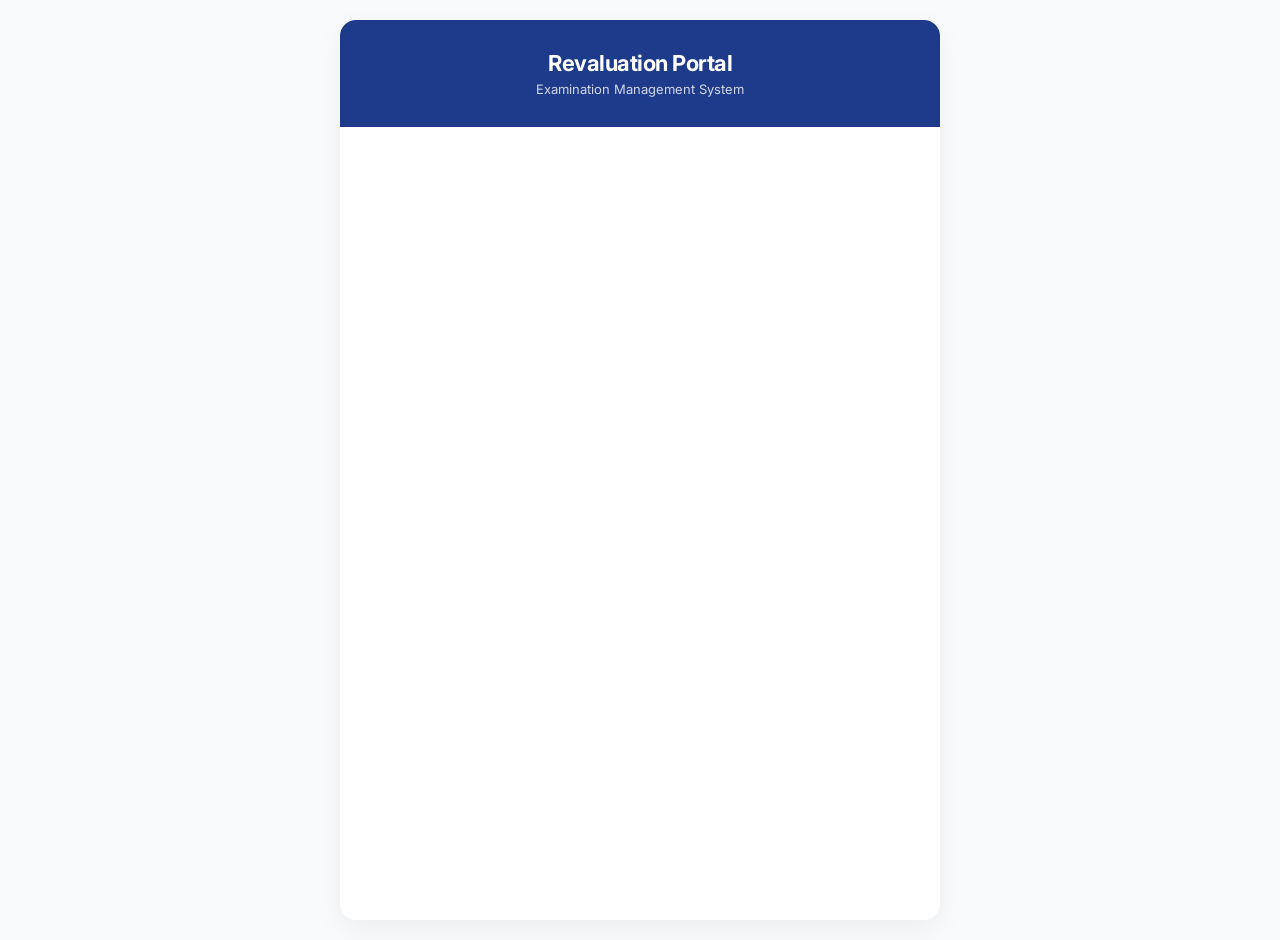
<file: revaluation_portal2.html>
<!DOCTYPE html>
<html lang="en">
<head>
<meta charset="UTF-8">
<meta name="viewport" content="width=device-width, initial-scale=1.0">
<title>Student Revaluation Portal</title>
<link href="https://fonts.googleapis.com/css2?family=Inter:wght@400;500;600;700&display=swap" rel="stylesheet">
<style>
    :root { --primary: #1e3a8a; --primary-light: #eff6ff; --success: #166534; --success-bg: #dcfce7; --warning: #ca8a04; --warning-bg: #fef9c3; --text-dark: #1e293b; --text-light: #64748b; --border: #e2e8f0; }
    body { font-family: 'Inter', sans-serif; background: #f8fafc; margin: 0; padding: 20px; color: var(--text-dark); display: flex; justify-content: center; min-height: 100vh; }
    .hidden { display: none !important; }
    .fade-in { animation: fadeIn 0.3s ease-in; }
    @keyframes fadeIn { from { opacity: 0; transform: translateY(5px); } to { opacity: 1; transform: translateY(0); } }
    .app-container { width: 100%; max-width: 600px; background: white; border-radius: 16px; box-shadow: 0 10px 30px rgba(0,0,0,0.05); overflow: hidden; position: relative; }
    .app-header { background: var(--primary); padding: 30px 20px; text-align: center; color: white; }
    .app-header h1 { margin: 0; font-size: 22px; font-weight: 700; letter-spacing: -0.5px; }
    .app-header p { margin: 5px 0 0; opacity: 0.8; font-size: 13px; }
    .app-body { padding: 30px; }
    .form-group { margin-bottom: 20px; text-align: left; }
    .form-group label { display: block; font-size: 13px; font-weight: 600; margin-bottom: 6px; color: var(--text-dark); }
    .form-control { width: 100%; padding: 12px 15px; border: 2px solid var(--border); border-radius: 8px; font-size: 15px; outline: none; transition: border-color 0.2s; box-sizing: border-box; }
    .form-control:focus { border-color: var(--primary); }
    .btn { width: 100%; padding: 14px; border: none; border-radius: 8px; font-weight: 600; font-size: 15px; cursor: pointer; transition: transform 0.1s, opacity 0.2s; }
    .btn:active { transform: scale(0.98); }
    .btn:disabled { opacity: 0.6; cursor: not-allowed; }
    .btn-primary { background: var(--primary); color: white; }
    .btn-success { background: var(--success); color: white; }
    .btn-outline { background: transparent; border: 2px solid var(--border); color: var(--text-dark); margin-top: 10px; }
    .btn-secondary { background: #f1f5f9; color: var(--text-light); border: 1px solid var(--border); font-size: 12px; padding: 5px 10px; width: auto; cursor: pointer; border-radius: 6px;}
    .btn-sm { padding: 6px 12px; font-size: 12px; width: auto; }
    .dash-header { display: flex; justify-content: space-between; align-items: center; border-bottom: 1px solid var(--border); padding-bottom: 15px; margin-bottom: 20px; }
    .student-info h2 { margin: 0; font-size: 18px; color: var(--primary); }
    .student-info span { font-size: 13px; color: var(--text-light); }
    .status-area { text-align: center; margin-bottom: 25px; padding: 20px; background: #fafafa; border-radius: 12px; border: 1px dashed var(--border); }
    .badge { padding: 6px 12px; border-radius: 20px; font-size: 12px; font-weight: 700; text-transform: uppercase; letter-spacing: 0.5px; }
    .status-pending { background: var(--warning-bg); color: var(--warning); }
    .status-submitted { background: var(--primary-light); color: var(--primary); }
    .status-verified { background: var(--success-bg); color: var(--success); }
    .table-container { border: 1px solid var(--border); border-radius: 8px; overflow: hidden; margin-bottom: 20px; }
    table { width: 100%; border-collapse: collapse; font-size: 14px; }
    th { background: #f8fafc; padding: 12px; text-align: left; font-weight: 600; color: var(--text-light); border-bottom: 1px solid var(--border); }
    td { padding: 12px; border-bottom: 1px solid var(--border); }
    td:last-child { text-align: center; }
    tr:last-child td { border-bottom: none; }
    .interactive-row { cursor: pointer; transition: background 0.15s; }
    .interactive-row:hover { background: #f8fafc; }
    .mark-val { font-size: 12px; color: var(--text-light); }
    .pay-summary { background: var(--primary-light); padding: 20px; border-radius: 8px; text-align: center; margin-bottom: 20px; border: 1px solid #bfdbfe; }
    .pay-amount { font-size: 24px; font-weight: 800; color: var(--primary); display: block; margin: 5px 0 15px 0; }
    .verified-box { background: var(--success-bg); border: 1px solid #86efac; padding: 20px; border-radius: 8px; display: flex; align-items: center; gap: 15px; }
    .check-icon { font-size: 24px; background: white; width: 40px; height: 40px; display: flex; align-items: center; justify-content: center; border-radius: 50%; color: var(--success); }
    .loader-overlay { position: fixed; inset: 0; background: rgba(255,255,255,0.8); backdrop-filter: blur(4px); z-index: 999; display: flex; justify-content: center; align-items: center; }
    .spinner { width: 40px; height: 40px; border: 4px solid var(--border); border-top-color: var(--primary); border-radius: 50%; animation: spin 0.8s linear infinite; }
    @keyframes spin { to { transform: rotate(360deg); } }
    @media (max-width: 480px) { .app-body { padding: 20px; } .dash-header { flex-direction: column; align-items: flex-start; gap: 10px; } .btn-sm { width: 100%; } }
</style>
</head>
<body>

<div id="globalLoader" class="loader-overlay hidden">
    <div style="text-align:center;">
        <div class="spinner"></div>
        <p id="loaderText" style="margin-top:10px; font-weight:600; color:var(--primary);">Processing...</p>
    </div>
</div>

<div class="app-container fade-in">
    <div class="app-header">
        <h1>Revaluation Portal</h1>
        <p>Examination Management System</p>
    </div>

    <div class="app-body">
        
        <div id="loginSection" class="hidden">
            <div class="form-group"><label>Register Number</label><input type="text" id="regNo" class="form-control" placeholder="Enter Reg No"></div>
            <div class="form-group"><label>Mobile Number (Last 4 Digits)</label><input type="text" id="mobile" class="form-control" maxlength="4" placeholder="e.g. 9876"></div>
            <button onclick="handleLogin()" id="btnLogin" class="btn btn-primary">Secure Login</button>
            <p id="loginError" style="color:#ef4444; text-align:center; margin-top:15px; font-size:14px;"></p>
        </div>

        <div id="dashboardSection" class="hidden">
            <div class="dash-header">
                <div class="student-info"><h2 id="studentName">Student Name</h2><span id="studentReg">Reg No</span></div>
                <div><button class="btn-secondary" onclick="window.location.href='index.html'">↩ Menu</button> <button onclick="handleLogout()" class="btn btn-outline btn-sm">Sign Out</button></div>
            </div>

            <div class="status-area">
                <span id="statusBadge" class="badge status-pending">Loading...</span>
                <p id="statusDesc" style="margin: 10px 0 0 0; font-size:13px; color:var(--text-light);">Current application status</p>
            </div>

            <div id="viewMode">
                <h3 style="font-size:15px; font-weight:600; margin-bottom:10px;">Applied Subjects</h3>
                <div class="table-container">
                    <table id="viewTable"><thead><tr><th>Subject</th><th style="text-align:center">Type</th></tr></thead><tbody></tbody></table>
                    <div id="emptyMsg" class="hidden" style="padding:30px; text-align:center; color:var(--text-light);">No subjects selected yet.</div>
                </div>
                <div id="actionButtons"></div>
            </div>

            <div id="editMode" class="hidden">
                <div style="display:flex; justify-content:space-between; align-items:center; margin-bottom:15px;">
                    <h3 style="margin:0; font-size:16px;">Select Papers</h3>
                    <span style="background:var(--primary-light); color:var(--primary); padding:4px 8px; border-radius:6px; font-size:12px; font-weight:bold;">Fee: ₹<span id="feeDisplay">50</span></span>
                </div>
                <div class="table-container"><table><thead><tr><th>Subject</th><th>Marks (TE/CE)</th></tr></thead><tbody id="editTableBody"></tbody></table></div>
                <div style="background:#f8fafc; padding:15px; border-radius:8px; display:flex; justify-content:space-between; align-items:center; margin-bottom:20px;">
                    <span style="font-weight:600;">Total Payable:</span><span id="calcTotal" style="font-size:18px; font-weight:800; color:var(--primary);">₹0</span>
                </div>
                <button onclick="saveDraft()" id="btnSave" class="btn btn-primary">Save & Review</button>
                <button onclick="cancelEdit()" class="btn btn-outline">Cancel</button>
            </div>

            <div id="paymentMode" class="hidden">
                <div class="pay-summary">
                    <span>Total Amount to Pay</span>
                    <span id="payAmountDisplay" class="pay-amount">₹0</span>
                    <small style="color:var(--text-light)">Please complete payment via UPI/Bank</small>
                </div>
                <div class="form-group"><label>Transaction ID / Reference No</label><input type="text" id="payRef" class="form-control" placeholder="Enter Ref No"></div>
                <div class="form-group"><label>Transaction Date</label><input type="text" id="payDate" class="form-control" placeholder="YYYY-MM-DD"></div>
                <button onclick="submitPayment()" id="btnPay" class="btn btn-success">Confirm Payment</button>
                <button onclick="cancelPayment()" class="btn btn-outline">Go Back</button>
            </div>
        </div>
    </div>
</div>

<script>
const SCRIPT_URL = "https://script.google.com/macros/s/AKfycbwO96MIqHL8_r34UVJUq75aZvxsshUewKQUNnn33QSljp2LgJOjzecZixuhN_OfSn4Mig/exec";
let currentStudent = null;
let appliedList = []; 
let FEE = 50;

function showLoading(msg) { document.getElementById("loaderText").textContent = msg || "Loading..."; document.getElementById("globalLoader").classList.remove("hidden"); }
function hideLoading() { document.getElementById("globalLoader").classList.add("hidden"); }

document.addEventListener("DOMContentLoaded", async () => {
    try {
        const resp = await fetch(`${SCRIPT_URL}?action=get_settings`);
        const res = await resp.json();
        FEE = Number(res.fee) || 50;
        document.getElementById("feeDisplay").textContent = FEE;
        const savedReg = localStorage.getItem("reval_reg");
        const savedMob = localStorage.getItem("reval_mob");
        if (savedReg && savedMob) { handleLogin(true); } else { document.getElementById("loginSection").classList.remove("hidden"); }
    } catch(e) { alert("Server Connection Failed"); }
});

async function handleLogin(isAuto = false) {
    let reg, mob;
    if (isAuto) { reg = localStorage.getItem("reval_reg"); mob = localStorage.getItem("reval_mob"); } 
    else { reg = document.getElementById("regNo").value.trim(); mob = document.getElementById("mobile").value.trim(); }
    if (!reg || mob.length !== 4) { if(!isAuto) alert("Invalid details"); return; }
    showLoading(isAuto ? "Restoring..." : "Verifying...");
    try {
        const resp = await fetch(`${SCRIPT_URL}?action=login&regNo=${reg}&mobile=${mob}`);
        const data = await resp.json();
        if (data.error) {
            localStorage.removeItem("reval_reg"); localStorage.removeItem("reval_mob");
            if(!isAuto) document.getElementById("loginError").textContent = data.error;
        } else {
            console.log("Login Success:", data);
            localStorage.setItem("reval_reg", reg); localStorage.setItem("reval_mob", mob);
            currentStudent = data.student;
            renderDashboard(data.status, data.applied, data.payment);
            document.getElementById("loginSection").classList.add("hidden");
            document.getElementById("dashboardSection").classList.remove("hidden");
        }
    } catch(e) { if(!isAuto) document.getElementById("loginError").textContent = "Network Error"; } finally { hideLoading(); }
}

// --- MAIN DASHBOARD RENDERER ---
function renderDashboard(status, applied, payment) {
    document.getElementById("studentName").textContent = currentStudent.name;
    document.getElementById("studentReg").textContent = currentStudent.regNo;
    
    // Save state
    const appliedIds = applied.map(item => item.subject); 
    sessionStorage.setItem("reval_applied_list", JSON.stringify(appliedIds));
    appliedList = appliedIds; 

    const badge = document.getElementById("statusBadge");
    const desc = document.getElementById("statusDesc");
    const actions = document.getElementById("actionButtons");
    const viewBody = document.querySelector("#viewTable tbody");
    const emptyMsg = document.getElementById("emptyMsg");
    const table = document.getElementById("viewTable");
    const viewHead = document.querySelector("#viewTable thead tr");

    viewBody.innerHTML = ""; actions.innerHTML = "";
    viewHead.innerHTML = `<th>Subject</th><th style="text-align:center">Fee</th>`;

    if (applied.length === 0) { table.classList.add("hidden"); emptyMsg.classList.remove("hidden"); } 
    else { table.classList.remove("hidden"); emptyMsg.classList.add("hidden"); applied.forEach(item => { viewBody.innerHTML += `<tr><td style="font-weight:500">${item.subject}</td><td style="text-align:center">₹${FEE}</td></tr>`; }); }

    // --- BUTTON HELPERS ---
    // Pass existing payment details to pre-fill the form
    const payRef = payment ? payment.ref : '';
    const payDate = payment ? new Date(payment.date).toISOString().split('T')[0] : ''; // Format Date for input
    const payAmt = applied.length * FEE;
    
    const btnPay = `<button onclick="openPaymentMode(${applied.length}, '${payRef}', '${payDate}')" class="btn btn-success">Update Payment (₹${payAmt})</button>`;
    const btnEdit = `<button onclick="openEditMode()" class="btn btn-outline">Edit Subjects</button>`;

    // --- STATE LOGIC ---
    if (status === "None") {
        badge.className = "badge status-pending"; badge.textContent = "Not Applied"; desc.textContent = "Start by selecting papers below.";
        actions.innerHTML = `<button onclick="openEditMode()" class="btn btn-primary">Apply for Revaluation</button>`;
    
    } else if (status === "Pending Payment") {
        badge.className = "badge status-pending"; badge.textContent = "Pending Payment"; desc.textContent = "Review your selection and complete payment.";
        actions.innerHTML = `
            <button onclick="openPaymentMode(${applied.length}, '${payRef}', '${payDate}')" class="btn btn-success">Add Payment Details (₹${payAmt})</button>
            <button onclick="openEditMode()" class="btn btn-outline">Edit Selection</button>
        `;
    
    } else if (status === "Submitted") {
        // *** CHANGE: SUBMITTED IS NOW EDITABLE ***
        badge.className = "badge status-submitted"; badge.textContent = "Under Review"; desc.textContent = "Application submitted. You can still modify details.";
        
        let payInfo = "";
        if(payment) {
            payInfo = `<div style="background:#eff6ff; border:1px solid #dbeafe; padding:15px; border-radius:8px; margin-top:15px; text-align:left;">
                <div style="font-weight:600; color:#1e40af; margin-bottom:5px;">Current Payment Info</div>
                <div style="font-size:13px; color:#1e3a8a;">Ref: <b>${payment.ref}</b> &bull; Amount: <b>₹${payment.amount}</b></div>
            </div>`;
        }
        
        actions.innerHTML = `
            ${payInfo}
            <div style="display:flex; gap:10px; margin-top:10px;">
                ${btnPay}
                ${btnEdit}
            </div>
        `;
    
    } else if (status === "Verified") {
        // *** VERIFIED IS LOCKED ***
        badge.className = "badge status-verified"; badge.textContent = "Verified"; desc.textContent = "Application verified by Admin. No further changes allowed.";
        if(payment) {
            actions.innerHTML = `<div class="verified-box"><div class="check-icon">✓</div><div><div style="font-weight:bold; color:#14532d;">Payment Verified</div><div style="font-size:13px; color:#166534;">Ref: ${payment.ref}<br>Paid: ₹${payment.amount}</div></div></div>`;
        }
    }
}

function openEditMode() {
    document.getElementById("viewMode").classList.add("hidden"); document.getElementById("editMode").classList.remove("hidden");
    const thead = document.querySelector("#editMode table thead tr"); thead.innerHTML = `<th style="width:50px">Select</th><th>Subject</th><th>Marks (TE/CE)</th>`;
    const tbody = document.getElementById("editTableBody"); tbody.innerHTML = "";
    const storedList = sessionStorage.getItem("reval_applied_list"); const currentAppliedList = storedList ? JSON.parse(storedList) : appliedList;

    currentStudent.subjects.forEach(sub => {
        if( sub.PRACTICAL||sub.SEM1 || sub.TO) return; // Skip subjects without CE marks (e.g. non-graded courses)
        const cleanSub = sub.name.trim(); const isPreSelected = currentAppliedList.includes(cleanSub);
        const checkAttr = isPreSelected ? "checked" : "";
        const savedLabel = isPreSelected ? '<span style="font-size:10px; color:#166534; font-weight:bold;">(Saved)</span>' : '';
        const showMark = (m) => m ? m : '-';
        const markStr = `<span style="background:#f1f5f9; padding:2px 6px; border-radius:4px; margin-right:5px; font-size:12px;">CE: ${showMark(sub.PE)}</span><span style="background:#f1f5f9; padding:2px 6px; border-radius:4px; margin-right:5px; font-size:12px;">TE: ${showMark(sub.TE)}</span>`;

        tbody.innerHTML += `<tr onclick="toggleRow(this)" class="interactive-row"><td style="text-align:center"><input type="checkbox" onchange="calcDraft()" data-sub="${cleanSub}" ${checkAttr} style="width:18px; height:18px; cursor:pointer;"></td><td><div style="font-weight:600;">${sub.name}</div>${savedLabel}</td><td>${markStr}</td></tr>`;
    });
    calcDraft();
}
function toggleRow(row) { if(event.target.type === 'checkbox') return; const cb = row.querySelector('input[type="checkbox"]'); cb.checked = !cb.checked; calcDraft(); }
function calcDraft() { const count = document.querySelectorAll('#editTableBody input:checked').length; document.getElementById("calcTotal").textContent = `₹${count * FEE}`; }
function cancelEdit() { document.getElementById("editMode").classList.add("hidden"); document.getElementById("viewMode").classList.remove("hidden"); }
async function saveDraft() {
    const checks = document.querySelectorAll('#editTableBody input:checked');
    if(checks.length === 0) return alert("Select at least one subject.");
    const selections = []; checks.forEach(c => selections.push({ subject: c.dataset.sub }));
    showLoading("Saving...");
    try { await fetch(SCRIPT_URL, { method: "POST", body: JSON.stringify({ action: "save_draft", regNo: currentStudent.regNo, name: currentStudent.name, selections: selections }) }); await handleLogin(true); cancelEdit(); } catch(e) { alert("Error saving"); } finally { hideLoading(); }
}

// --- UPDATED PAYMENT FUNCTIONS ---
function openPaymentMode(count, currentRef = '', currentDate = '') {
    document.getElementById("viewMode").classList.add("hidden");
    document.getElementById("paymentMode").classList.remove("hidden");
    document.getElementById("payAmountDisplay").textContent = `₹${count * FEE}`;
    
    // Pre-fill existing data if user is editing
    if(currentRef) document.getElementById("payRef").value = currentRef;
    if(currentDate) document.getElementById("payDate").value = currentDate;
}

function cancelPayment() { document.getElementById("paymentMode").classList.add("hidden"); document.getElementById("viewMode").classList.remove("hidden"); }

async function submitPayment() {
    const ref = document.getElementById("payRef").value.trim();
    const date = document.getElementById("payDate").value.trim();
    const amt = document.getElementById("payAmountDisplay").textContent.replace("₹","");
    if(!ref) return alert("Enter Reference Number");
    showLoading("Submitting...");
    try { await fetch(SCRIPT_URL, { method: "POST", body: JSON.stringify({ action: "submit_payment", regNo: currentStudent.regNo, name: currentStudent.name, ref: ref, paymentDate: date, amount: amt }) }); await handleLogin(true); cancelPayment(); } catch(e) { alert("Error"); } finally { hideLoading(); }
}

function handleLogout() { localStorage.removeItem("reval_reg"); localStorage.removeItem("reval_mob"); location.reload(); }
</script>
</body>
</html>
</file>
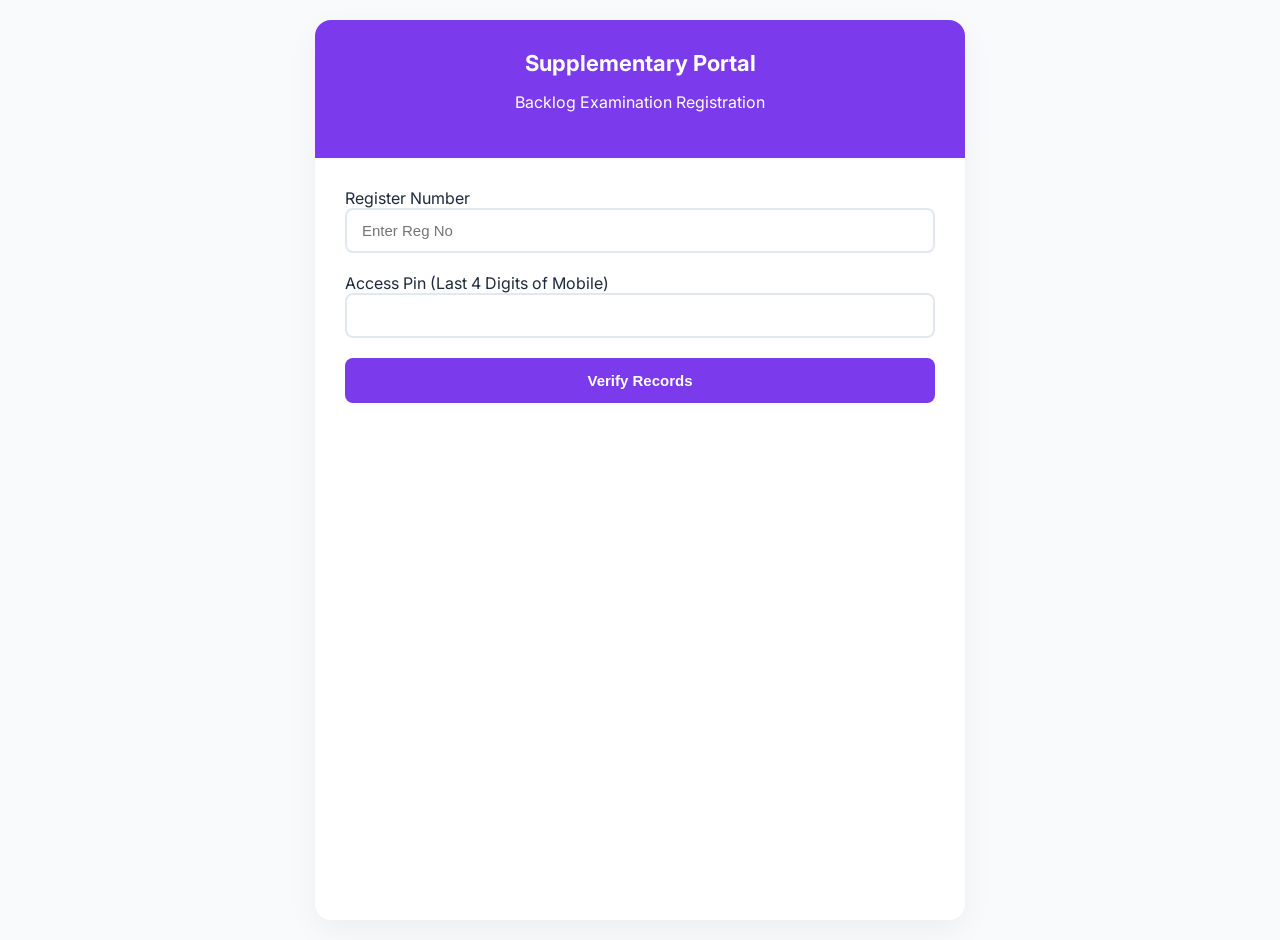
<file: supplementary_portal.html>
<!DOCTYPE html>
<html lang="en">
<head>
    <meta charset="UTF-8">
    <meta name="viewport" content="width=device-width, initial-scale=1.0">
    <title>Supplementary Examination Portal</title>
    <link href="https://fonts.googleapis.com/css2?family=Inter:wght@400;500;600;700&display=swap" rel="stylesheet">
    <style>
        :root { --primary: #7c3aed; --primary-light: #f5f3ff; --success: #166534; --success-bg: #dcfce7; --warning: #ca8a04; --warning-bg: #fef9c3; --danger: #dc2626; --text-dark: #1e293b; --text-light: #64748b; --border: #e2e8f0; }
        body { font-family: 'Inter', sans-serif; background: #f8fafc; margin: 0; padding: 20px; color: var(--text-dark); display: flex; justify-content: center; min-height: 100vh; }
        .hidden { display: none !important; }
        .fade-in { animation: fadeIn 0.3s ease-in; }
        @keyframes fadeIn { from { opacity: 0; transform: translateY(5px); } to { opacity: 1; transform: translateY(0); } }
        .app-container { width: 100%; max-width: 650px; background: white; border-radius: 16px; box-shadow: 0 10px 30px rgba(0,0,0,0.05); overflow: hidden; }
        .app-header { background: var(--primary); padding: 30px 20px; text-align: center; color: white; }
        .app-header h1 { margin: 0; font-size: 22px; font-weight: 700; }
        .app-body { padding: 30px; }
        .form-group { margin-bottom: 20px; }
        .form-control { width: 100%; padding: 12px 15px; border: 2px solid var(--border); border-radius: 8px; box-sizing: border-box; font-size: 15px; }
        .btn { width: 100%; padding: 14px; border: none; border-radius: 8px; font-weight: 600; cursor: pointer; transition: 0.2s; font-size: 15px; }
        .btn-primary { background: var(--primary); color: white; }
        .btn-outline { background: transparent; border: 2px solid var(--border); color: var(--text-dark); margin-top: 10px; }
        .dash-header { display: flex; justify-content: space-between; align-items: center; border-bottom: 1px solid var(--border); padding-bottom: 15px; margin-bottom: 20px; }
        .interactive-row { cursor: pointer; transition: background 0.2s; }
        .interactive-row:hover { background: #f1f5f9 !important; }
        table { width: 100%; border-collapse: collapse; font-size: 14px; }
        th { background: #f8fafc; padding: 12px; text-align: left; border-bottom: 1px solid var(--border); color: var(--text-light); }
        td { padding: 12px; border-bottom: 1px solid var(--border); }
        .loader-overlay { position: fixed; inset: 0; background: rgba(255,255,255,0.8); z-index: 999; display: flex; justify-content: center; align-items: center; }
        .spinner { width: 40px; height: 40px; border: 4px solid var(--border); border-top-color: var(--primary); border-radius: 50%; animation: spin 0.8s linear infinite; }
        @keyframes spin { to { transform: rotate(360deg); } }
    </style>
</head>
<body>

<div id="globalLoader" class="loader-overlay hidden"><div class="spinner"></div></div>

<div class="app-container fade-in">
    <div class="app-header">
        <h1>Supplementary Portal</h1>
        <p>Backlog Examination Registration</p>
    </div>

    <div class="app-body">
        <div id="loginSection">
            <div class="form-group"><label>Register Number</label><input type="text" id="regNo" class="form-control" placeholder="Enter Reg No"></div>
            <div class="form-group"><label>Access Pin (Last 4 Digits of Mobile)</label><input type="password" id="mobile" class="form-control" maxlength="4"></div>
            <button onclick="handleLogin()" class="btn btn-primary">Verify Records</button>
        </div>

        <div id="dashboardSection" class="hidden">
            <div class="dash-header">
                <div><h2 id="studentName" style="margin:0; font-size:18px;"></h2><span id="studentReg" style="font-size:13px; color:var(--text-light);"></span></div>
                <button onclick="location.reload()" class="btn-outline" style="width:auto; padding:5px 10px; font-size:12px;">Logout</button>
            </div>

            <div id="selectionMode">
                <h3 style="font-size:15px; margin-bottom:10px;">Arrear Subjects Detected</h3>
                <div style="margin-bottom: 15px; font-size: 13px; color: var(--text-light);">Subjects with marks below the pass criteria are pre-selected.</div>
                
                <div style="border: 1px solid var(--border); border-radius: 8px; overflow: hidden; margin-bottom: 20px;">
                    <table>
                        <thead>
                            <tr>
                                <th style="width:40px; text-align:center;">Select</th>
                                <th>Subject Code & Name</th>
                                <th>Marks Detail</th>
                            </tr>
                        </thead>
                        <tbody id="subjectTableBody"></tbody>
                    </table>
                </div>

                <div style="background:var(--primary-light); padding:15px; border-radius:8px; display:flex; justify-content:space-between; align-items:center; margin-bottom:20px;">
                    <span style="font-weight:600;">Total Exam Fee:</span>
                    <span id="totalFee" style="font-size:20px; font-weight:800; color:var(--primary);">₹0</span>
                </div>

                <button id="submitBtn" onclick="saveSupplyData()" class="btn btn-primary" disabled>Register for Selected Exams</button>
            </div>
            <div id="appliedView" class="hidden fade-in">
    <div style="background: var(--success-bg); border: 1px solid #86efac; padding: 20px; border-radius: 12px; text-align: center; margin-bottom: 20px;">
        <div style="color: var(--success); font-size: 40px; margin-bottom: 10px;">✓</div>
        <h3 style="color: var(--success); margin: 0;">Application Submitted</h3>
        <p id="appliedStatusText" style="font-size: 13px; color: var(--success); font-weight: 600; text-transform: uppercase; margin-top: 5px;"></p>
    </div>
    
    <div style="background: white; border: 1px solid var(--border); padding: 15px; border-radius: 8px; margin-bottom: 15px;">
    <span style="font-size: 12px; color: var(--text-light); font-weight: 600;">Selected Subjects:</span>
    <ul id="appliedItemsList" style="margin: 10px 0 0 0; padding-left: 20px; color: var(--primary); line-height: 1.6;">
    </ul>
    
    <div style="margin-top: 15px; border-top: 1px solid var(--border); padding-top: 10px; display: flex; justify-content: space-between; align-items: center;">
        <span style="font-size: 14px;">Total Fee:</span>
        <b id="appliedAmountDisplay" style="font-size: 18px; color: var(--primary);">₹0</b>
    </div>
</div>
    
    <button id="editBtn" onclick="showSelectionMode()" class="btn btn-outline">Edit Application</button>
</div>

<div id="selectionMode" class="hidden">
    </div>

        </div>
    </div>
</div>

<script>
    const SCRIPT_URL = "https://script.google.com/macros/s/AKfycbwO96MIqHL8_r34UVJUq75aZvxsshUewKQUNnn33QSljp2LgJOjzecZixuhN_OfSn4Mig/exec";
    let currentStudent = null;
    let appliedList = []; 
    const FEE_PER_SUBJECT = 300; 

    function showLoading() { document.getElementById("globalLoader").classList.remove("hidden"); }
    function hideLoading() { document.getElementById("globalLoader").classList.add("hidden"); }
let currentApplication = null;

async function handleLogin() {
    const reg = document.getElementById("regNo").value.trim();
    const mob = document.getElementById("mobile").value.trim();
    showLoading();
    try {
        const resp = await fetch(`${SCRIPT_URL}?action=supplogin&regNo=${reg}&mobile=${mob}`);
        const data = await resp.json();
        if (data.error) { alert(data.error); } 
        else {
            currentStudent = data.student;
            currentApplication = data.application;
            
            document.getElementById("loginSection").classList.add("hidden");
            document.getElementById("dashboardSection").classList.remove("hidden");
            
            if (currentApplication) {
                showAppliedView();
            } else {
                showSelectionMode();
            }
        }
    } catch(e) { alert("Error"); } finally { hideLoading(); }
}

function showAppliedView() {
    document.getElementById("selectionMode").classList.add("hidden");
    document.getElementById("appliedView").classList.remove("hidden");
    
    document.getElementById("studentName").textContent = currentStudent.name;
    document.getElementById("studentReg").textContent = `Reg: ${currentStudent.regNo}`;
    
    document.getElementById("appliedStatusText").textContent = `Status: ${currentApplication.status}`;
    document.getElementById("appliedAmountDisplay").textContent = `₹${currentApplication.amount}`;

    // --- LIST FORMATTING LOGIC ---
    const listContainer = document.getElementById("appliedItemsList");
    listContainer.innerHTML = ""; // Clear existing list

    // Split the "Math, Physics, English" string by the comma
    const subjectsArray = currentApplication.subjects.split(",");

    subjectsArray.forEach(sub => {
        const li = document.createElement("li");
        li.textContent = sub.trim(); // .trim() removes any accidental spaces
        li.style.marginBottom = "4px";
        li.style.fontWeight = "600";
        listContainer.appendChild(li);
    });
    // -----------------------------
    
    const editBtn = document.getElementById("editBtn");
    if (currentApplication.status === "Verified") {
        editBtn.disabled = true;
        editBtn.innerHTML = "✓ Verified - Modification Locked";
        editBtn.style.opacity = "0.7";
    } else {
        editBtn.disabled = false;
        editBtn.innerHTML = "Edit Application";
        editBtn.style.opacity = "1";
    }
}

function showSelectionMode() {
    document.getElementById("appliedView").classList.add("hidden");
    document.getElementById("selectionMode").classList.remove("hidden");
    
    const tbody = document.getElementById("subjectTableBody");
    tbody.innerHTML = "";

    // Parse existing subjects if editing
    const selectedArray = currentApplication ? currentApplication.subjects.split(", ") : [];

    currentStudent.subjects.forEach(sub => {
        const isArrear = sub.isFailed === true;
        const isSelected = selectedArray.includes(sub.name.trim());
        const checkAttr = (isArrear || isSelected) ? "checked" : "";

        tbody.innerHTML += `
            <tr onclick="toggleRow(this)" class="interactive-row" style="${isArrear ? 'background:#fff5f5' : ''}">
                <td style="text-align:center"><input type="checkbox" class="sub-checkbox" data-sub="${sub.name}" ${checkAttr} onchange="updateFee()"></td>
                <td><b>${sub.name}</b><br>${isArrear ? '<small style="color:red">Arrear</small>' : ''}</td>
                <td>₹300</td>
            </tr>`;
    });
    updateFee();
}

    function renderSubjectList(status, appliedData) {
    document.getElementById("studentName").textContent = currentStudent.name;
    document.getElementById("studentReg").textContent = `Reg: ${currentStudent.regNo}`;
    
    // Check if status is Verified - Lock the Submit Button
    const submitBtn = document.getElementById("submitBtn");
    const isLocked = status === "Verified";
    
    if (isLocked) {
        submitBtn.disabled = true;
        submitBtn.textContent = "Application Verified (Locked)";
        submitBtn.style.background = "var(--success)";
    }

    const tbody = document.getElementById("subjectTableBody");
    tbody.innerHTML = "";

    // Convert comma string from backend into an array for checking
    // Note: appliedData in your login returns [{subject: "Math, Physics"}]
    const previouslySelected = appliedData.length > 0 ? 
        appliedData[0].subject.split(", ").map(s => s.trim()) : [];

    currentStudent.subjects.forEach(sub => {
        const isArrear = sub.isFailed === true;
        const isSelected = previouslySelected.includes(sub.name.trim());
        
        // Auto-check if it's an Arrear OR if it was previously saved
        const checkAttr = (isArrear || isSelected) ? "checked" : "";
        const disabledAttr = isLocked ? "disabled" : "";

        tbody.innerHTML += `
            <tr class="${isArrear ? 'fail-row' : ''}" style="cursor: ${isLocked ? 'default' : 'pointer'}" 
                onclick="${isLocked ? '' : 'toggleRow(this)'}">
                <td style="text-align:center">
                    <input type="checkbox" class="sub-checkbox" data-sub="${sub.name}" 
                        ${checkAttr} ${disabledAttr} onchange="updateFee()">
                </td>
                <td>
                    <div style="font-weight:600;">${sub.name}</div>
                    ${isArrear ? '<span class="badge status-failed">Arrear</span>' : ''}
                </td>
                <td style="text-align:center">₹300</td>
            </tr>`;
    });
    updateFee();
}

    function toggleRow(row) {
        if(event.target.type === 'checkbox') return;
        const cb = row.querySelector('.sub-checkbox');
        cb.checked = !cb.checked;
        updateFee();
    }

    function updateFee(e) {
        if(e) e.stopPropagation();
        const selectedCount = document.querySelectorAll('.sub-checkbox:checked').length;
        document.getElementById("totalFee").textContent = `₹${selectedCount * FEE_PER_SUBJECT}`;
        document.getElementById("submitBtn").disabled = selectedCount === 0;
    }

    async function saveSupplyData() {
        const checks = document.querySelectorAll('.sub-checkbox:checked');
        const selections = Array.from(checks).map(c => ({ subject: c.dataset.sub }));
        
        if(!confirm(`Register for ${selections.length} subjects?`)) return;

        showLoading();
        try {
            const response = await fetch(SCRIPT_URL, {
                method: "POST",
                body: JSON.stringify({
                    action: "save_supply",
                    regNo: currentStudent.regNo,
                    name: currentStudent.name,
                    selections: selections
                })
            });
            alert("Supplementary Registration Successful!");
            location.reload();
        } catch(e) { alert("Submission failed"); } finally { hideLoading(); }
    }
</script>
</body>
</html>
</file>
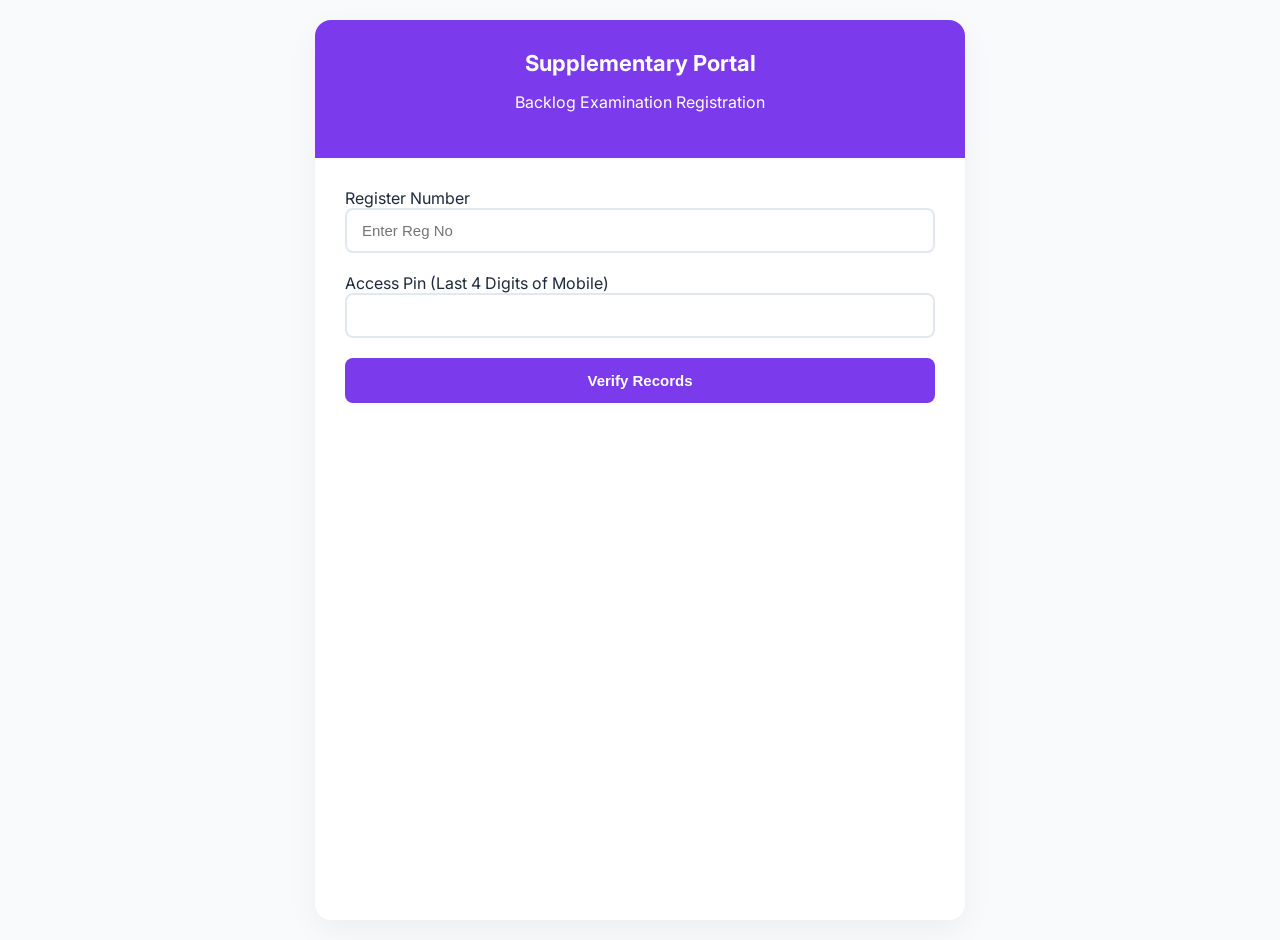
<file: supplementary_portal2.html>
<!DOCTYPE html>
<html lang="en">
<head>
    <meta charset="UTF-8">
    <meta name="viewport" content="width=device-width, initial-scale=1.0">
    <title>Supplementary Examination Portal</title>
    <link href="https://fonts.googleapis.com/css2?family=Inter:wght@400;500;600;700&display=swap" rel="stylesheet">
    <style>
        :root { --primary: #7c3aed; --primary-light: #f5f3ff; --success: #166534; --success-bg: #dcfce7; --warning: #ca8a04; --warning-bg: #fef9c3; --danger: #dc2626; --text-dark: #1e293b; --text-light: #64748b; --border: #e2e8f0; }
        body { font-family: 'Inter', sans-serif; background: #f8fafc; margin: 0; padding: 20px; color: var(--text-dark); display: flex; justify-content: center; min-height: 100vh; }
        .hidden { display: none !important; }
        .fade-in { animation: fadeIn 0.3s ease-in; }
        @keyframes fadeIn { from { opacity: 0; transform: translateY(5px); } to { opacity: 1; transform: translateY(0); } }
        .app-container { width: 100%; max-width: 650px; background: white; border-radius: 16px; box-shadow: 0 10px 30px rgba(0,0,0,0.05); overflow: hidden; }
        .app-header { background: var(--primary); padding: 30px 20px; text-align: center; color: white; }
        .app-header h1 { margin: 0; font-size: 22px; font-weight: 700; }
        .app-body { padding: 30px; }
        .form-group { margin-bottom: 20px; }
        .form-control { width: 100%; padding: 12px 15px; border: 2px solid var(--border); border-radius: 8px; box-sizing: border-box; font-size: 15px; }
        .btn { width: 100%; padding: 14px; border: none; border-radius: 8px; font-weight: 600; cursor: pointer; transition: 0.2s; font-size: 15px; }
        .btn-primary { background: var(--primary); color: white; }
        .btn-outline { background: transparent; border: 2px solid var(--border); color: var(--text-dark); margin-top: 10px; }
        .dash-header { display: flex; justify-content: space-between; align-items: center; border-bottom: 1px solid var(--border); padding-bottom: 15px; margin-bottom: 20px; }
        .interactive-row { cursor: pointer; transition: background 0.2s; }
        .interactive-row:hover { background: #f1f5f9 !important; }
        table { width: 100%; border-collapse: collapse; font-size: 14px; }
        th { background: #f8fafc; padding: 12px; text-align: left; border-bottom: 1px solid var(--border); color: var(--text-light); }
        td { padding: 12px; border-bottom: 1px solid var(--border); }
        .loader-overlay { position: fixed; inset: 0; background: rgba(255,255,255,0.8); z-index: 999; display: flex; justify-content: center; align-items: center; }
        .spinner { width: 40px; height: 40px; border: 4px solid var(--border); border-top-color: var(--primary); border-radius: 50%; animation: spin 0.8s linear infinite; }
        @keyframes spin { to { transform: rotate(360deg); } }
    </style>
</head>
<body>

<div id="globalLoader" class="loader-overlay hidden"><div class="spinner"></div></div>

<div class="app-container fade-in">
    <div class="app-header">
        <h1>Supplementary Portal</h1>
        <p>Backlog Examination Registration</p>
    </div>

    <div class="app-body">
        <div id="loginSection">
            <div class="form-group"><label>Register Number</label><input type="text" id="regNo" class="form-control" placeholder="Enter Reg No"></div>
            <div class="form-group"><label>Access Pin (Last 4 Digits of Mobile)</label><input type="password" id="mobile" class="form-control" maxlength="4"></div>
            <button onclick="handleLogin()" class="btn btn-primary">Verify Records</button>
        </div>

        <div id="dashboardSection" class="hidden">
            <div class="dash-header">
                <div><h2 id="studentName" style="margin:0; font-size:18px;"></h2><span id="studentReg" style="font-size:13px; color:var(--text-light);"></span></div>
                <button onclick="location.reload()" class="btn-outline" style="width:auto; padding:5px 10px; font-size:12px;">Logout</button>
            </div>

            <div id="selectionMode">
                <h3 style="font-size:15px; margin-bottom:10px;">Arrear Subjects Detected</h3>
                <div style="margin-bottom: 15px; font-size: 13px; color: var(--text-light);">Subjects with marks below the pass criteria are pre-selected.</div>
                
                <div style="border: 1px solid var(--border); border-radius: 8px; overflow: hidden; margin-bottom: 20px;">
                    <table>
                        <thead>
                            <tr>
                                <th style="width:40px; text-align:center;">Select</th>
                                <th>Subject Code & Name</th>
                                <th>Marks Detail</th>
                            </tr>
                        </thead>
                        <tbody id="subjectTableBody"></tbody>
                    </table>
                </div>

                <div style="background:var(--primary-light); padding:15px; border-radius:8px; display:flex; justify-content:space-between; align-items:center; margin-bottom:20px;">
                    <span style="font-weight:600;">Total Exam Fee:</span>
                    <span id="totalFee" style="font-size:20px; font-weight:800; color:var(--primary);">₹0</span>
                </div>

                <button id="submitBtn" onclick="saveSupplyData()" class="btn btn-primary" disabled>Register for Selected Exams</button>
            </div>
            <div id="appliedView" class="hidden fade-in">
    <div style="background: var(--success-bg); border: 1px solid #86efac; padding: 20px; border-radius: 12px; text-align: center; margin-bottom: 20px;">
        <div style="color: var(--success); font-size: 40px; margin-bottom: 10px;">✓</div>
        <h3 style="color: var(--success); margin: 0;">Application Submitted</h3>
        <p id="appliedStatusText" style="font-size: 13px; color: var(--success); font-weight: 600; text-transform: uppercase; margin-top: 5px;"></p>
    </div>
    
    <div style="background: white; border: 1px solid var(--border); padding: 15px; border-radius: 8px; margin-bottom: 15px;">
    <span style="font-size: 12px; color: var(--text-light); font-weight: 600;">Selected Subjects:</span>
    <ul id="appliedItemsList" style="margin: 10px 0 0 0; padding-left: 20px; color: var(--primary); line-height: 1.6;">
    </ul>
    
    <div style="margin-top: 15px; border-top: 1px solid var(--border); padding-top: 10px; display: flex; justify-content: space-between; align-items: center;">
        <span style="font-size: 14px;">Total Fee:</span>
        <b id="appliedAmountDisplay" style="font-size: 18px; color: var(--primary);">₹0</b>
    </div>
</div>
    
    <button id="editBtn" onclick="showSelectionMode()" class="btn btn-outline">Edit Application</button>
</div>

<div id="selectionMode" class="hidden">
    </div>

        </div>
    </div>
</div>

<script>
    const SCRIPT_URL = "https://script.google.com/macros/s/AKfycbwO96MIqHL8_r34UVJUq75aZvxsshUewKQUNnn33QSljp2LgJOjzecZixuhN_OfSn4Mig/exec";
    let currentStudent = null;
    let appliedList = []; 
    const FEE_PER_SUBJECT = 300; 

    function showLoading() { document.getElementById("globalLoader").classList.remove("hidden"); }
    function hideLoading() { document.getElementById("globalLoader").classList.add("hidden"); }
let currentApplication = null;

async function handleLogin() {
    const reg = document.getElementById("regNo").value.trim();
    const mob = document.getElementById("mobile").value.trim();
    showLoading();
    try {
        const resp = await fetch(`${SCRIPT_URL}?action=supplogin&regNo=${reg}&mobile=${mob}`);
        const data = await resp.json();
        if (data.error) { alert(data.error); } 
        else {
            currentStudent = data.student;
            currentApplication = data.application;
            
            document.getElementById("loginSection").classList.add("hidden");
            document.getElementById("dashboardSection").classList.remove("hidden");
            
            if (currentApplication) {
                showAppliedView();
            } else {
                showSelectionMode();
            }
        }
    } catch(e) { alert("Error"); } finally { hideLoading(); }
}

function showAppliedView() {
    document.getElementById("selectionMode").classList.add("hidden");
    document.getElementById("appliedView").classList.remove("hidden");
    
    document.getElementById("studentName").textContent = currentStudent.name;
    document.getElementById("studentReg").textContent = `Reg: ${currentStudent.regNo}`;
    
    document.getElementById("appliedStatusText").textContent = `Status: ${currentApplication.status}`;
    document.getElementById("appliedAmountDisplay").textContent = `₹${currentApplication.amount}`;

    // --- LIST FORMATTING LOGIC ---
    const listContainer = document.getElementById("appliedItemsList");
    listContainer.innerHTML = ""; // Clear existing list

    // Split the "Math, Physics, English" string by the comma
    const subjectsArray = currentApplication.subjects.split(",");

    subjectsArray.forEach(sub => {
        const li = document.createElement("li");
        li.textContent = sub.trim(); // .trim() removes any accidental spaces
        li.style.marginBottom = "4px";
        li.style.fontWeight = "600";
        listContainer.appendChild(li);
    });
    // -----------------------------
    
    const editBtn = document.getElementById("editBtn");
    if (currentApplication.status === "Verified") {
        editBtn.disabled = true;
        editBtn.innerHTML = "✓ Verified - Modification Locked";
        editBtn.style.opacity = "0.7";
    } else {
        editBtn.disabled = false;
        editBtn.innerHTML = "Edit Application";
        editBtn.style.opacity = "1";
    }
}

function showSelectionMode() {
    console.log(currentStudent);
    
    document.getElementById("appliedView").classList.add("hidden");
    document.getElementById("selectionMode").classList.remove("hidden");
    
    const tbody = document.getElementById("subjectTableBody");
    tbody.innerHTML = "";

    // Parse existing subjects if editing
    const selectedArray = currentApplication ? currentApplication.subjects.split(", ") : [];

    currentStudent.subjects.forEach(sub => {
        const isArrear = sub.isFailed === true;
        const isSelected = selectedArray.includes(sub.name.trim());
        const checkAttr = (isArrear || isSelected) ? "checked" : "";

        tbody.innerHTML += `
            <tr onclick="toggleRow(this)" class="interactive-row" style="${isArrear ? 'background:#fff5f5' : ''}">
                <td style="text-align:center"><input type="checkbox" class="sub-checkbox" data-sub="${sub.name}" ${checkAttr} onchange="updateFee()"></td>
                <td><b>${sub.name}</b><br>${isArrear ? '<small style="color:red">Arrear</small>' : ''}</td>
                <td>₹300</td>
            </tr>`;
    });
    updateFee();
}

    function renderSubjectList(status, appliedData) {
    document.getElementById("studentName").textContent = currentStudent.name;
    document.getElementById("studentReg").textContent = `Reg: ${currentStudent.regNo}`;
    
    // Check if status is Verified - Lock the Submit Button
    const submitBtn = document.getElementById("submitBtn");
    const isLocked = status === "Verified";
    
    if (isLocked) {
        submitBtn.disabled = true;
        submitBtn.textContent = "Application Verified (Locked)";
        submitBtn.style.background = "var(--success)";
    }

    const tbody = document.getElementById("subjectTableBody");
    tbody.innerHTML = "";

    // Convert comma string from backend into an array for checking
    // Note: appliedData in your login returns [{subject: "Math, Physics"}]
    const previouslySelected = appliedData.length > 0 ? 
        appliedData[0].subject.split(", ").map(s => s.trim()) : [];

    currentStudent.subjects.forEach(sub => {
        const isArrear = sub.isFailed === true;
        const isSelected = previouslySelected.includes(sub.name.trim());
        
        // Auto-check if it's an Arrear OR if it was previously saved
        const checkAttr = (isArrear || isSelected) ? "checked" : "";
        const disabledAttr = isLocked ? "disabled" : "";

        tbody.innerHTML += `
            <tr class="${isArrear ? 'fail-row' : ''}" style="cursor: ${isLocked ? 'default' : 'pointer'}" 
                onclick="${isLocked ? '' : 'toggleRow(this)'}">
                <td style="text-align:center">
                    <input type="checkbox" class="sub-checkbox" data-sub="${sub.name}" 
                        ${checkAttr} ${disabledAttr} onchange="updateFee()">
                </td>
                <td>
                    <div style="font-weight:600;">${sub.name}</div>
                    ${isArrear ? '<span class="badge status-failed">Arrear</span>' : ''}
                </td>
                <td style="text-align:center">₹300</td>
            </tr>`;
    });
    updateFee();
}

    function toggleRow(row) {
        if(event.target.type === 'checkbox') return;
        const cb = row.querySelector('.sub-checkbox');
        cb.checked = !cb.checked;
        updateFee();
    }

    function updateFee(e) {
        if(e) e.stopPropagation();
        const selectedCount = document.querySelectorAll('.sub-checkbox:checked').length;
        document.getElementById("totalFee").textContent = `₹${selectedCount * FEE_PER_SUBJECT}`;
        document.getElementById("submitBtn").disabled = selectedCount === 0;
    }

    async function saveSupplyData() {
        const checks = document.querySelectorAll('.sub-checkbox:checked');
        const selections = Array.from(checks).map(c => ({ subject: c.dataset.sub }));
        
        if(!confirm(`Register for ${selections.length} subjects?`)) return;

        showLoading();
        try {
            const response = await fetch(SCRIPT_URL, {
                method: "POST",
                body: JSON.stringify({
                    action: "save_supply",
                    regNo: currentStudent.regNo,
                    name: currentStudent.name,
                    selections: selections
                })
            });
            alert("Supplementary Registration Successful!");
            location.reload();
        } catch(e) { alert("Submission failed"); } finally { hideLoading(); }
    }
</script>
</body>
</html>
</file>
